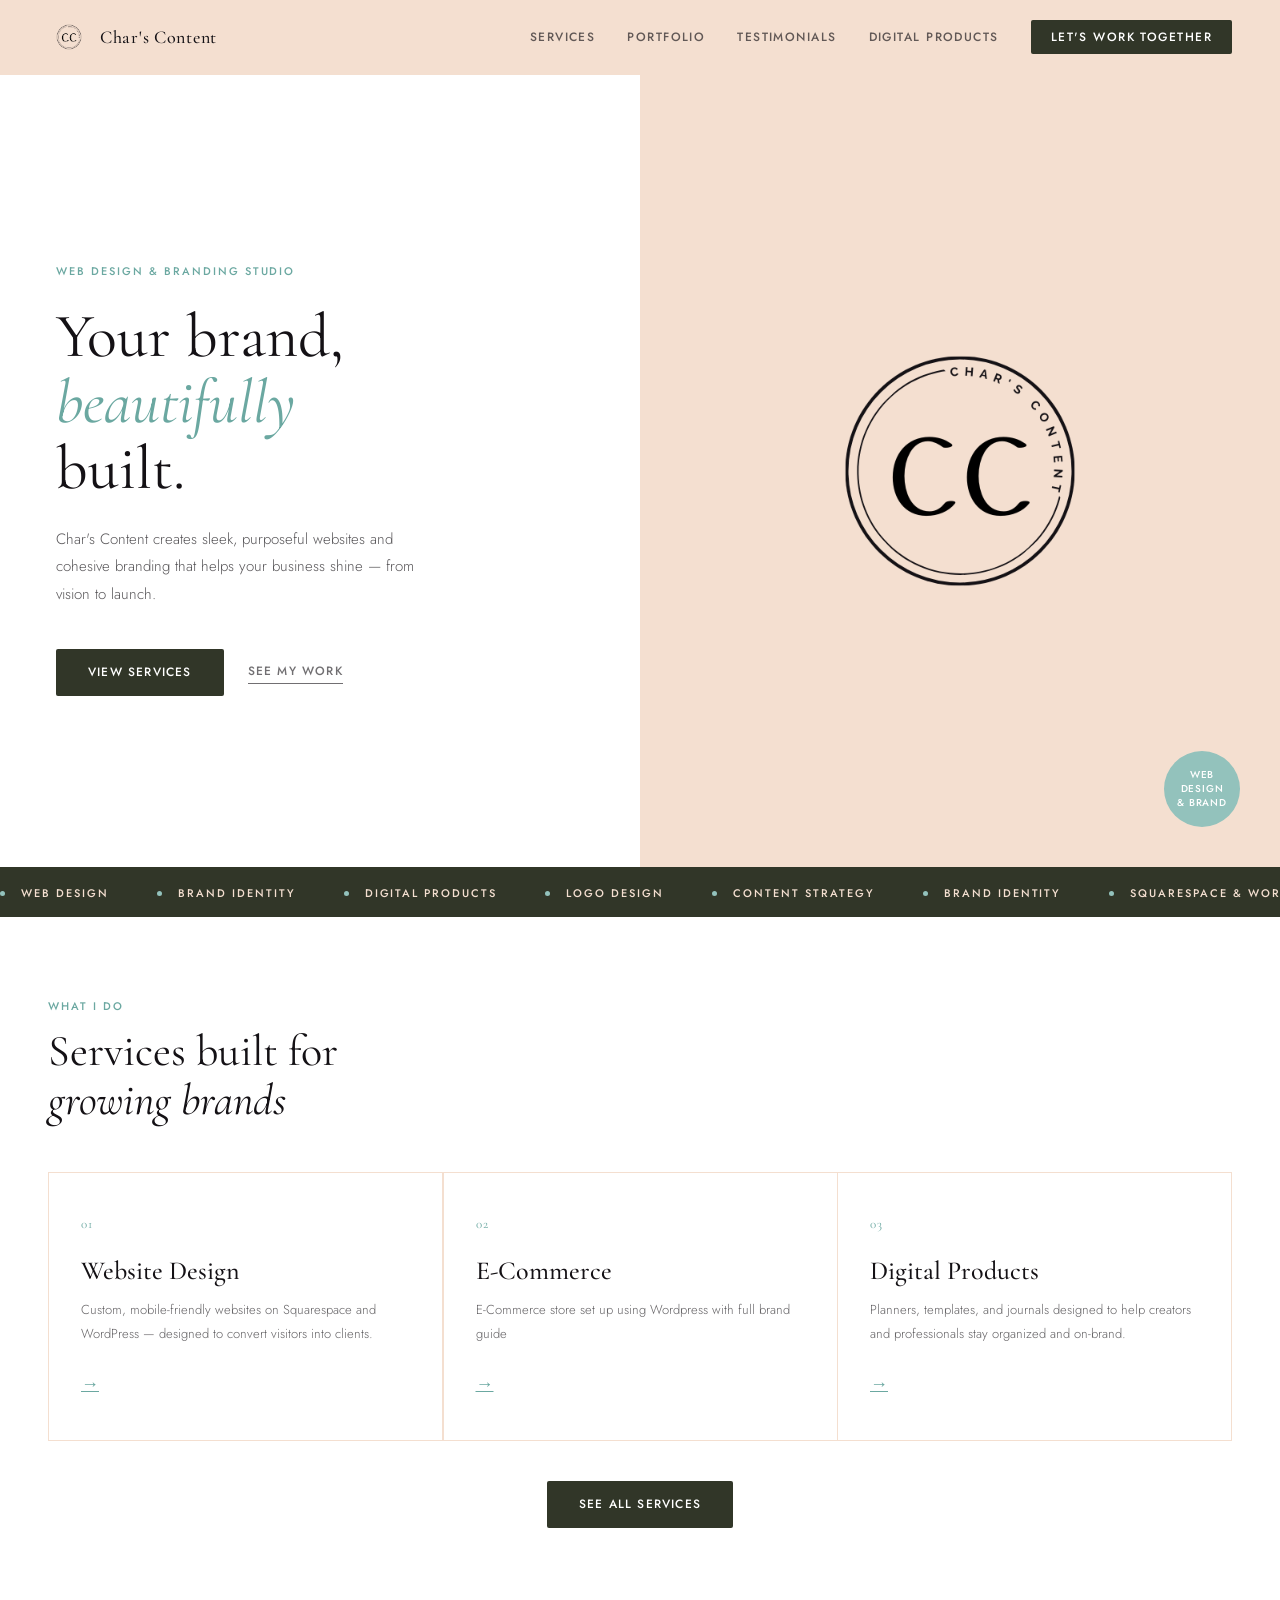
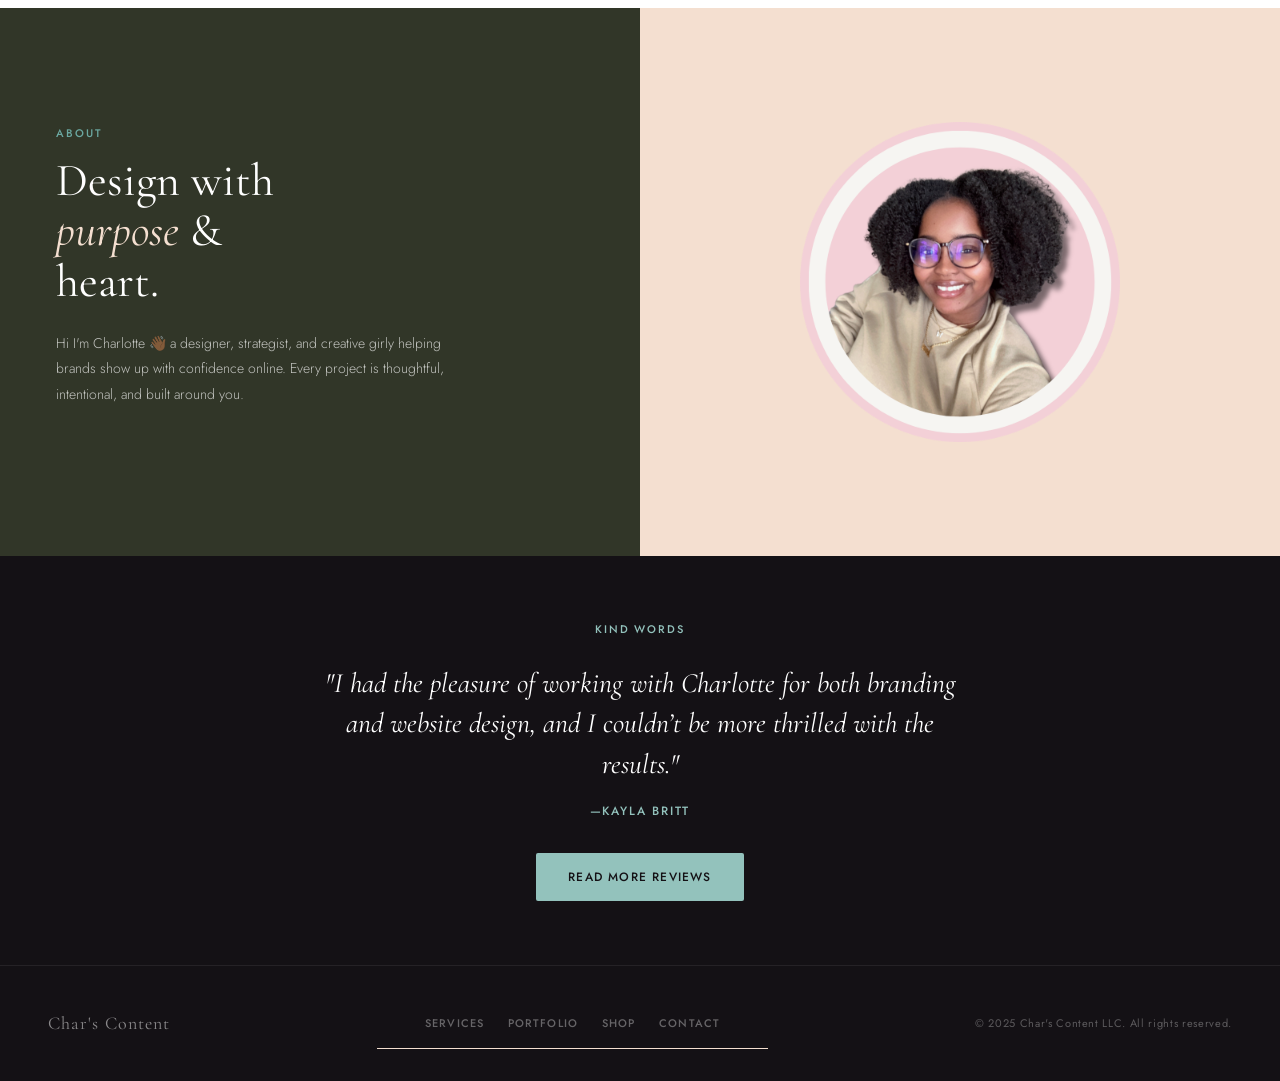
<file: index.html>
<!DOCTYPE html>
<html lang="en">
  <head>
    <meta charset="UTF-8" />
    <meta name="viewport" content="width=device-width, initial-scale=1.0" />
    <title>Char's Content | Web Design & Branding</title>
    <meta
      name="description"
      content="Char's Content designs sleek, user-friendly websites and cohesive branding to help brands shine online. From vision to launch, we create with purpose."
    />
    <link rel="stylesheet" href="styles.css" />
    <link rel="stylesheet" href="mobile.css" />
  </head>
  <body>
    <!-- NAV -->
    <nav>
      <a href="index.html" class="nav-logo">
        <div class="logo-circle">
          <img
            src="images/cc-black-logo-transparent.png"
            alt="Chars Content Logo"
          />
        </div>
        <span class="nav-brand">Char's Content</span>
      </a>
      <button
        class="menu-toggle"
        aria-label="Toggle navigation menu"
        aria-expanded="false"
      >
        <span class="menu-toggle-bar"></span>
        <span class="menu-toggle-bar"></span>
        <span class="menu-toggle-bar"></span>
      </button>
      <ul class="nav-links">
        <li><a href="services.html">Services</a></li>
        <li><a href="portfolio.html">Portfolio</a></li>
        <li><a href="testimonials.html">Testimonials</a></li>
        <li><a href="products.html">Digital Products</a></li>
        <li><a href="contact.html" class="nav-cta">Let's Work Together</a></li>
      </ul>
    </nav>
    <!-- HERO -->
    <section class="hero">
      <div class="hero-left">
        <p class="hero-eyebrow">Web Design &amp; Branding Studio</p>
        <h1 class="hero-headline">
          Your brand,<br /><em>beautifully</em><br />built.
        </h1>
        <p class="hero-sub">
          Char's Content creates sleek, purposeful websites and cohesive
          branding that helps your business shine — from vision to launch.
        </p>
        <div class="hero-actions">
          <a href="services.html" class="btn-primary">View Services</a>
          <a href="portfolio.html" class="btn-secondary">See My Work</a>
        </div>
      </div>
      <div class="hero-right">
        <div class="hero-img-box">
          <div class="hero-logo-large">
            <img
              src="images/cc-black-logo-transparent.png"
              alt="Chars Content Logo"
            />
          </div>
        </div>
        <div class="hero-badge">
          <span>Web<br />Design<br />&amp; Brand</span>
        </div>
      </div>
    </section>

    <!-- TICKER -->
    <div class="ticker">
      <div class="ticker-inner">
        <span class="ticker-item"
          ><span class="ticker-dot"></span>Web Design</span
        >
        <span class="ticker-item"
          ><span class="ticker-dot"></span>Brand Identity</span
        >
        <span class="ticker-item"
          ><span class="ticker-dot"></span>Digital Products</span
        >
        <span class="ticker-item"
          ><span class="ticker-dot"></span>Logo Design</span
        >
        <span class="ticker-item"
          ><span class="ticker-dot"></span>Content Strategy</span
        >
        <span class="ticker-item"
          ><span class="ticker-dot"></span>Brand Identity</span
        >
        <span class="ticker-item"
          ><span class="ticker-dot"></span>Squarespace &amp; Wordpress &
          More</span
        >
        <span class="ticker-item"
          ><span class="ticker-dot"></span>Digital Products</span
        >
        <span class="ticker-item"
          ><span class="ticker-dot"></span>Logo Design</span
        >
        <span class="ticker-item"
          ><span class="ticker-dot"></span>Content Strategy</span
        >
      </div>
    </div>

    <!-- SERVICES PREVIEW -->
    <section class="section" style="background: var(--white)">
      <p class="section-label">What I Do</p>
      <h2 class="section-title">
        Services built for<br /><em>growing brands</em>
      </h2>
      <div class="services-grid">
        <div class="service-card">
          <p class="service-num">01</p>
          <h3 class="service-name">Website Design</h3>
          <p class="service-desc">
            Custom, mobile-friendly websites on Squarespace and WordPress —
            designed to convert visitors into clients.
          </p>
          <div class="service-arrow">
            <a href="portfolio.html#website-design">→</a>
          </div>
        </div>
        <div class="service-card">
          <p class="service-num">02</p>
          <h3 class="service-name">E-Commerce</h3>
          <p class="service-desc">
            E-Commerce store set up using Wordpress with full brand guide
          </p>
          <div class="service-arrow">
            <a href="portfolio.html#e-commerce">→</a>
          </div>
        </div>
        <div class="service-card">
          <p class="service-num">03</p>
          <h3 class="service-name">Digital Products</h3>
          <p class="service-desc">
            Planners, templates, and journals designed to help creators and
            professionals stay organized and on-brand.
          </p>
          <div class="service-arrow"><a href="products.html">→</a></div>
        </div>
      </div>
      <div style="text-align: center; margin-top: 2.5rem">
        <a href="services.html" class="btn-primary">See All Services</a>
      </div>
    </section>

    <!-- ABOUT STRIP -->
    <section class="about-strip">
      <div class="about-left">
        <p class="section-label about-label">About</p>
        <h2 class="about-title">
          Design with<br /><em>purpose</em> &amp;<br />heart.
        </h2>
        <p class="about-body">
          Hi I'm Charlotte 👋🏾 a designer, strategist, and creative girly helping
          brands show up with confidence online. Every project is thoughtful,
          intentional, and built around you.
        </p>
        <!-- <div class="stat-row">
          <div class="stat">
            <div class="stat-num">10+</div>
            <div class="stat-label">Projects Completed</div>
          </div>
          <div class="stat">
            <div class="stat-num">100%</div>
            <div class="stat-label">Client Satisfaction</div>
          </div>
          <div class="stat">
            <div class="stat-num">5★</div>
            <div class="stat-label">Avg. Rating</div>
          </div>
        </div> -->
      </div>
      <div class="about-right">
        <div class="hero-img-box">
          <div class="hero-logo-large">
            <img src="images/CC-profile-pic.png" alt="Chars Content Logo" />
          </div>
        </div>
      </div>
    </section>

    <!-- PORTFOLIO PREVIEW -->
    <!-- <section class="section" style="background: var(--blush)">
      <div class="portfolio-header">
        <div>
          <p class="section-label">Portfolio</p>
          <h2 class="section-title" style="margin-bottom: 0">
            Recent <em>work</em>
          </h2>
        </div>
        <a href="portfolio.html" class="btn-secondary">View All Projects</a>
      </div>
      <div class="portfolio-grid">
        <div class="portfolio-card">
          <div class="portfolio-img portfolio-img-1">
            <span class="portfolio-label-overlay">Branding Project</span>
          </div>
          <div class="portfolio-info">
            <p class="portfolio-tag">Branding &amp; Logo</p>
            <p class="portfolio-title">Client Name</p>
          </div>
        </div>
        <div class="portfolio-card">
          <div class="portfolio-img portfolio-img-2">
            <span class="portfolio-label-overlay">Website Design</span>
          </div>
          <div class="portfolio-info">
            <p class="portfolio-tag">Web Design</p>
            <p class="portfolio-title">Client Name</p>
          </div>
        </div>
        <div class="portfolio-card">
          <div class="portfolio-img portfolio-img-3">
            <span class="portfolio-label-overlay">Digital Products</span>
          </div>
          <div class="portfolio-info">
            <p class="portfolio-tag">Digital Products</p>
            <p class="portfolio-title">Template Collection</p>
          </div>
        </div>
      </div>
    </section> -->

    <!-- TESTIMONIAL STRIP -->
    <section class="testi-strip">
      <p class="section-label">Kind Words</p>
      <blockquote class="testi-quote">
        "I had the pleasure of working with Charlotte for both branding and
        website design, and I couldn’t be more thrilled with the results."
      </blockquote>
      <p class="testi-author">—Kayla Britt</p>
      <div style="margin-top: 2rem">
        <a href="testimonials.html" class="btn-teal">Read More Reviews</a>
      </div>
    </section>

    <!-- FOOTER -->
    <footer>
      <a href="index.html" class="footer-brand">Char's Content</a>
      <nav class="footer-nav">
        <a href="services.html">Services</a>
        <a href="portfolio.html">Portfolio</a>
        <a href="products.html">Shop</a>
        <a href="contact.html">Contact</a>
      </nav>
      <span class="footer-copy"
        >© 2025 Char's Content LLC. All rights reserved.</span
      >
    </footer>
    <script src="mobile.js" defer></script>
  </body>
</html>
</file>
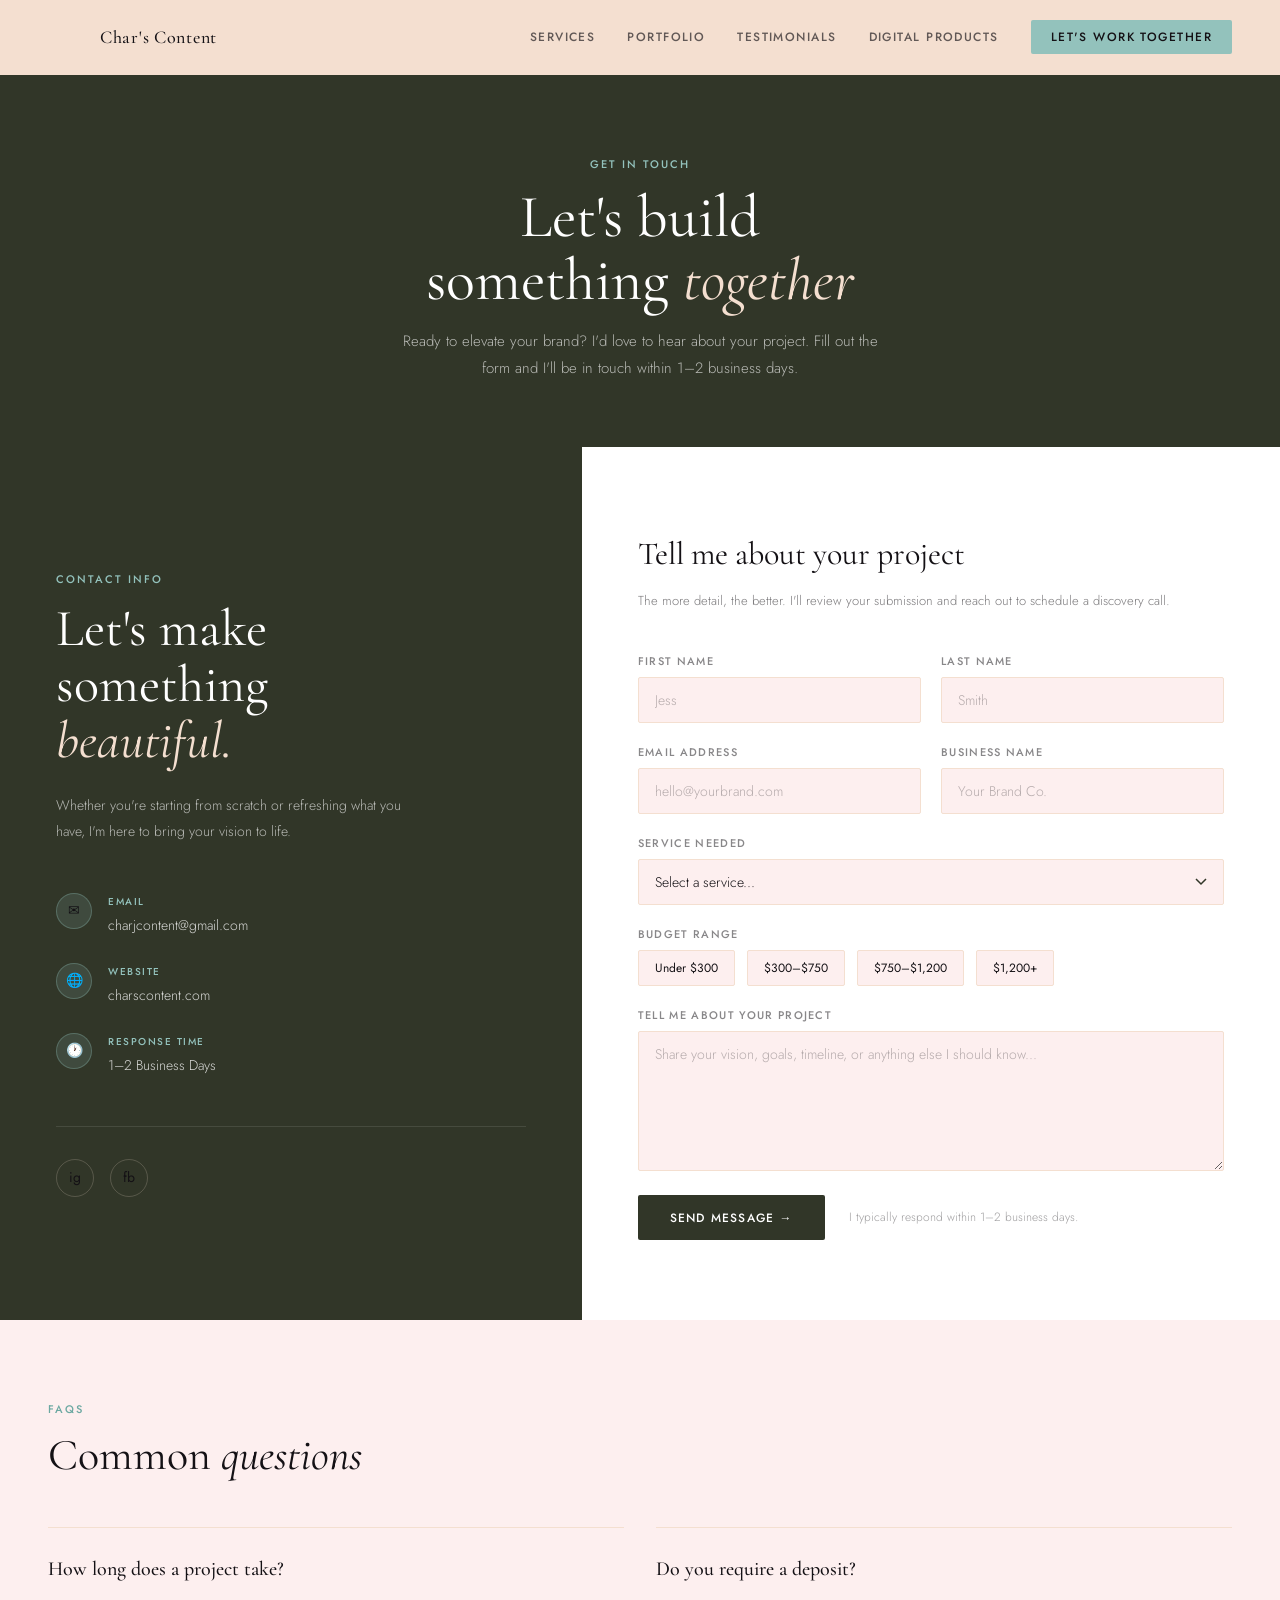
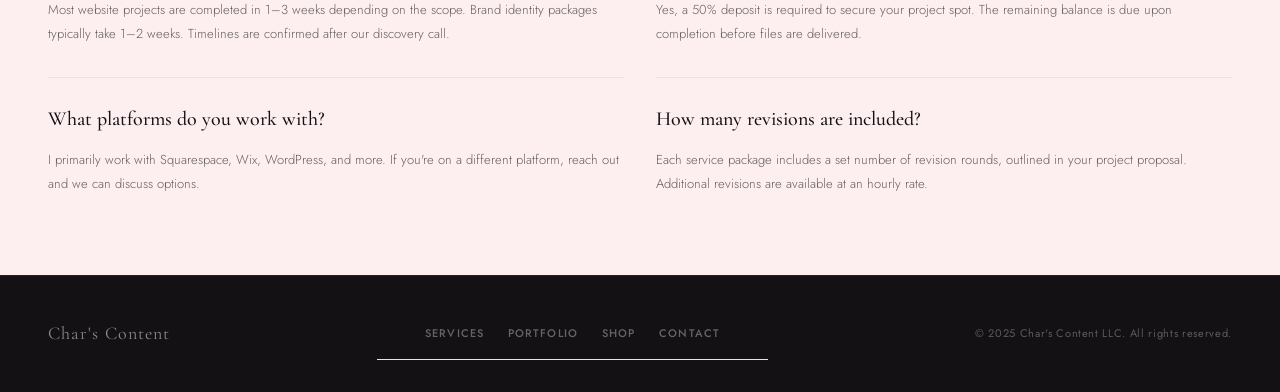
<file: contact.html>
<!DOCTYPE html>
<html lang="en">
  <head>
    <meta charset="UTF-8" />
    <meta name="viewport" content="width=device-width, initial-scale=1.0" />
    <title>Contact | Char's Content</title>
    <meta
      name="description"
      content="Get in touch with Char's Content to start your web design or branding project."
    />
    <link rel="stylesheet" href="styles.css" />
    <link rel="stylesheet" href="mobile.css" />
  </head>
  <body>
    <!-- NAV -->
    <nav>
      <a href="index.html" class="nav-logo">
        <div class="logo-circle"></div>
        <span class="nav-brand">Char's Content</span>
      </a>
      <button
        class="menu-toggle"
        aria-label="Toggle navigation menu"
        aria-expanded="false"
      >
        <span class="menu-toggle-bar"></span>
        <span class="menu-toggle-bar"></span>
        <span class="menu-toggle-bar"></span>
      </button>
      <ul class="nav-links">
        <li><a href="services.html">Services</a></li>
        <li><a href="portfolio.html">Portfolio</a></li>
        <li><a href="testimonials.html">Testimonials</a></li>
        <li><a href="products.html">Digital Products</a></li>
        <li>
          <a
            href="contact.html"
            class="nav-cta active"
            style="background: var(--teal); color: var(--ink) !important"
            >Let's Work Together</a
          >
        </li>
      </ul>
    </nav>

    <!-- PAGE HERO -->
    <section class="page-hero">
      <p class="section-label">Get In Touch</p>
      <h1 class="page-hero-title">
        Let's build<br />something <em>together</em>
      </h1>
      <p class="page-hero-sub">
        Ready to elevate your brand? I'd love to hear about your project. Fill
        out the form and I'll be in touch within 1–2 business days.
      </p>
    </section>

    <!-- CONTACT LAYOUT -->
    <div class="contact-layout">
      <!-- LEFT: Info -->
      <div class="contact-left">
        <p class="section-label contact-label">Contact Info</p>
        <h2 class="contact-title">
          Let's make<br />something<br /><em>beautiful.</em>
        </h2>
        <p class="contact-body">
          Whether you're starting from scratch or refreshing what you have, I'm
          here to bring your vision to life.
        </p>

        <div class="contact-info">
          <div class="contact-info-item">
            <div class="contact-info-icon">✉</div>
            <div>
              <p class="contact-info-label">Email</p>
              <a href="mailto:charjcontent@gmail.com" class="contact-info-value"
                >charjcontent@gmail.com</a
              >
            </div>
          </div>
          <div class="contact-info-item">
            <div class="contact-info-icon">🌐</div>
            <div>
              <p class="contact-info-label">Website</p>
              <a href="https://charscontent.com" class="contact-info-value"
                >charscontent.com</a
              >
            </div>
          </div>
          <div class="contact-info-item">
            <div class="contact-info-icon">🕐</div>
            <div>
              <p class="contact-info-label">Response Time</p>
              <span class="contact-info-value">1–2 Business Days</span>
            </div>
          </div>
        </div>

        <div class="contact-socials">
          <a href="https://www.instagram.com/charscontent_/" class="social-link"
            >ig</a
          >
          <a
            href="https://www.facebook.com/profile.php?id=61552998167108"
            class="social-link"
            >fb</a
          >
        </div>
      </div>

      <!-- RIGHT: Form -->
      <div class="contact-right">
        <h2 class="form-title">Tell me about your project</h2>
        <p class="form-subtitle">
          The more detail, the better. I'll review your submission and reach out
          to schedule a discovery call.
        </p>

        <form action="https://formspree.io/f/xykqpbbp" method="POST">
          <div class="form-grid">
            <div class="form-field">
              <label class="form-label">First Name</label>
              <input
                class="form-input"
                type="text"
                name="first_name"
                placeholder="Jess"
                required
              />
            </div>
            <div class="form-field">
              <label class="form-label">Last Name</label>
              <input
                class="form-input"
                type="text"
                name="last_name"
                placeholder="Smith"
                required
              />
            </div>
            <div class="form-field">
              <label class="form-label">Email Address</label>
              <input
                class="form-input"
                type="email"
                name="email"
                placeholder="hello@yourbrand.com"
                required
              />
            </div>
            <div class="form-field">
              <label class="form-label">Business Name</label>
              <input
                class="form-input"
                type="text"
                name="business_name"
                placeholder="Your Brand Co."
              />
            </div>
            <div class="form-field form-full">
              <label class="form-label">Service Needed</label>
              <select class="service-select" name="service">
                <option value="" disabled selected>Select a service...</option>
                <option>Website Design</option>
                <option>Brand Identity</option>
                <option>Website + Brand Bundle</option>
                <option>Website Refresh</option>
                <option>Digital Product Design</option>
                <option>Canva Templates</option>
                <option>Not Sure Yet</option>
              </select>
            </div>
            <div class="form-field form-full">
              <label class="form-label">Budget Range</label>
              <input type="hidden" name="budget" id="budget-value" />
              <div class="budget-options">
                <button
                  type="button"
                  class="budget-chip"
                  onclick="selectBudget(this)"
                >
                  Under $300
                </button>
                <button
                  type="button"
                  class="budget-chip"
                  onclick="selectBudget(this)"
                >
                  $300–$750
                </button>
                <button
                  type="button"
                  class="budget-chip"
                  onclick="selectBudget(this)"
                >
                  $750–$1,200
                </button>
                <button
                  type="button"
                  class="budget-chip"
                  onclick="selectBudget(this)"
                >
                  $1,200+
                </button>
              </div>
            </div>
            <div class="form-field form-full">
              <label class="form-label">Tell Me About Your Project</label>
              <textarea
                class="form-input"
                name="message"
                placeholder="Share your vision, goals, timeline, or anything else I should know..."
                style="min-height: 140px"
              ></textarea>
            </div>
          </div>
          <div class="form-submit-row" style="margin-top: 1.5rem">
            <button type="submit" class="btn-primary">Send Message →</button>
            <span class="form-note"
              >I typically respond within 1–2 business days.</span
            >
          </div>
        </form>
      </div>
    </div>

    <!-- FAQ -->
    <section class="faq-section">
      <p class="section-label">FAQs</p>
      <h2 class="section-title">Common <em>questions</em></h2>
      <div class="faq-grid">
        <div class="faq-item">
          <p class="faq-q">How long does a project take?</p>
          <p class="faq-a">
            Most website projects are completed in 1–3 weeks depending on the
            scope. Brand identity packages typically take 1–2 weeks. Timelines
            are confirmed after our discovery call.
          </p>
        </div>
        <div class="faq-item">
          <p class="faq-q">Do you require a deposit?</p>
          <p class="faq-a">
            Yes, a 50% deposit is required to secure your project spot. The
            remaining balance is due upon completion before files are delivered.
          </p>
        </div>
        <div class="faq-item">
          <p class="faq-q">What platforms do you work with?</p>
          <p class="faq-a">
            I primarily work with Squarespace, Wix, WordPress, and more. If
            you're on a different platform, reach out and we can discuss
            options.
          </p>
        </div>
        <div class="faq-item">
          <p class="faq-q">How many revisions are included?</p>
          <p class="faq-a">
            Each service package includes a set number of revision rounds,
            outlined in your project proposal. Additional revisions are
            available at an hourly rate.
          </p>
        </div>
      </div>
    </section>

    <!-- FOOTER -->
    <footer>
      <a href="index.html" class="footer-brand">Char's Content</a>
      <nav class="footer-nav">
        <a href="services.html">Services</a>
        <a href="portfolio.html">Portfolio</a>
        <a href="products.html">Shop</a>
        <a href="contact.html">Contact</a>
      </nav>
      <span class="footer-copy"
        >© 2025 Char's Content LLC. All rights reserved.</span
      >
    </footer>

    <script>
      function selectBudget(el, value) {
        document
          .querySelectorAll(".budget-chip")
          .forEach((c) => c.classList.remove("selected"));
        el.classList.add("selected");
        document.getElementById("budget-value").value = value;
      }

      const form = document.querySelector("form");
      form.addEventListener("submit", async function (e) {
        e.preventDefault();
        const btn = form.querySelector('button[type="submit"]');
        btn.textContent = "Sending...";
        btn.disabled = true;

        const response = await fetch(form.action, {
          method: "POST",
          body: new FormData(form),
          headers: { Accept: "application/json" },
        });

        if (response.ok) {
          btn.textContent = "Sent! ✓";
          btn.style.background = "var(--teal)";
          btn.style.color = "var(--ink)";
          form.reset();
          document
            .querySelectorAll(".budget-chip")
            .forEach((c) => c.classList.remove("selected"));
          document.getElementById("budget-value").value = "";
        } else {
          const data = await response.json();
          console.error("Formspree error:", data);
          btn.textContent = "Something went wrong — try again";
          btn.style.background = "#c0392b";
          btn.disabled = false;
        }
      });
    </script>
    <script src="mobile.js" defer></script>
  </body>
</html>
</file>
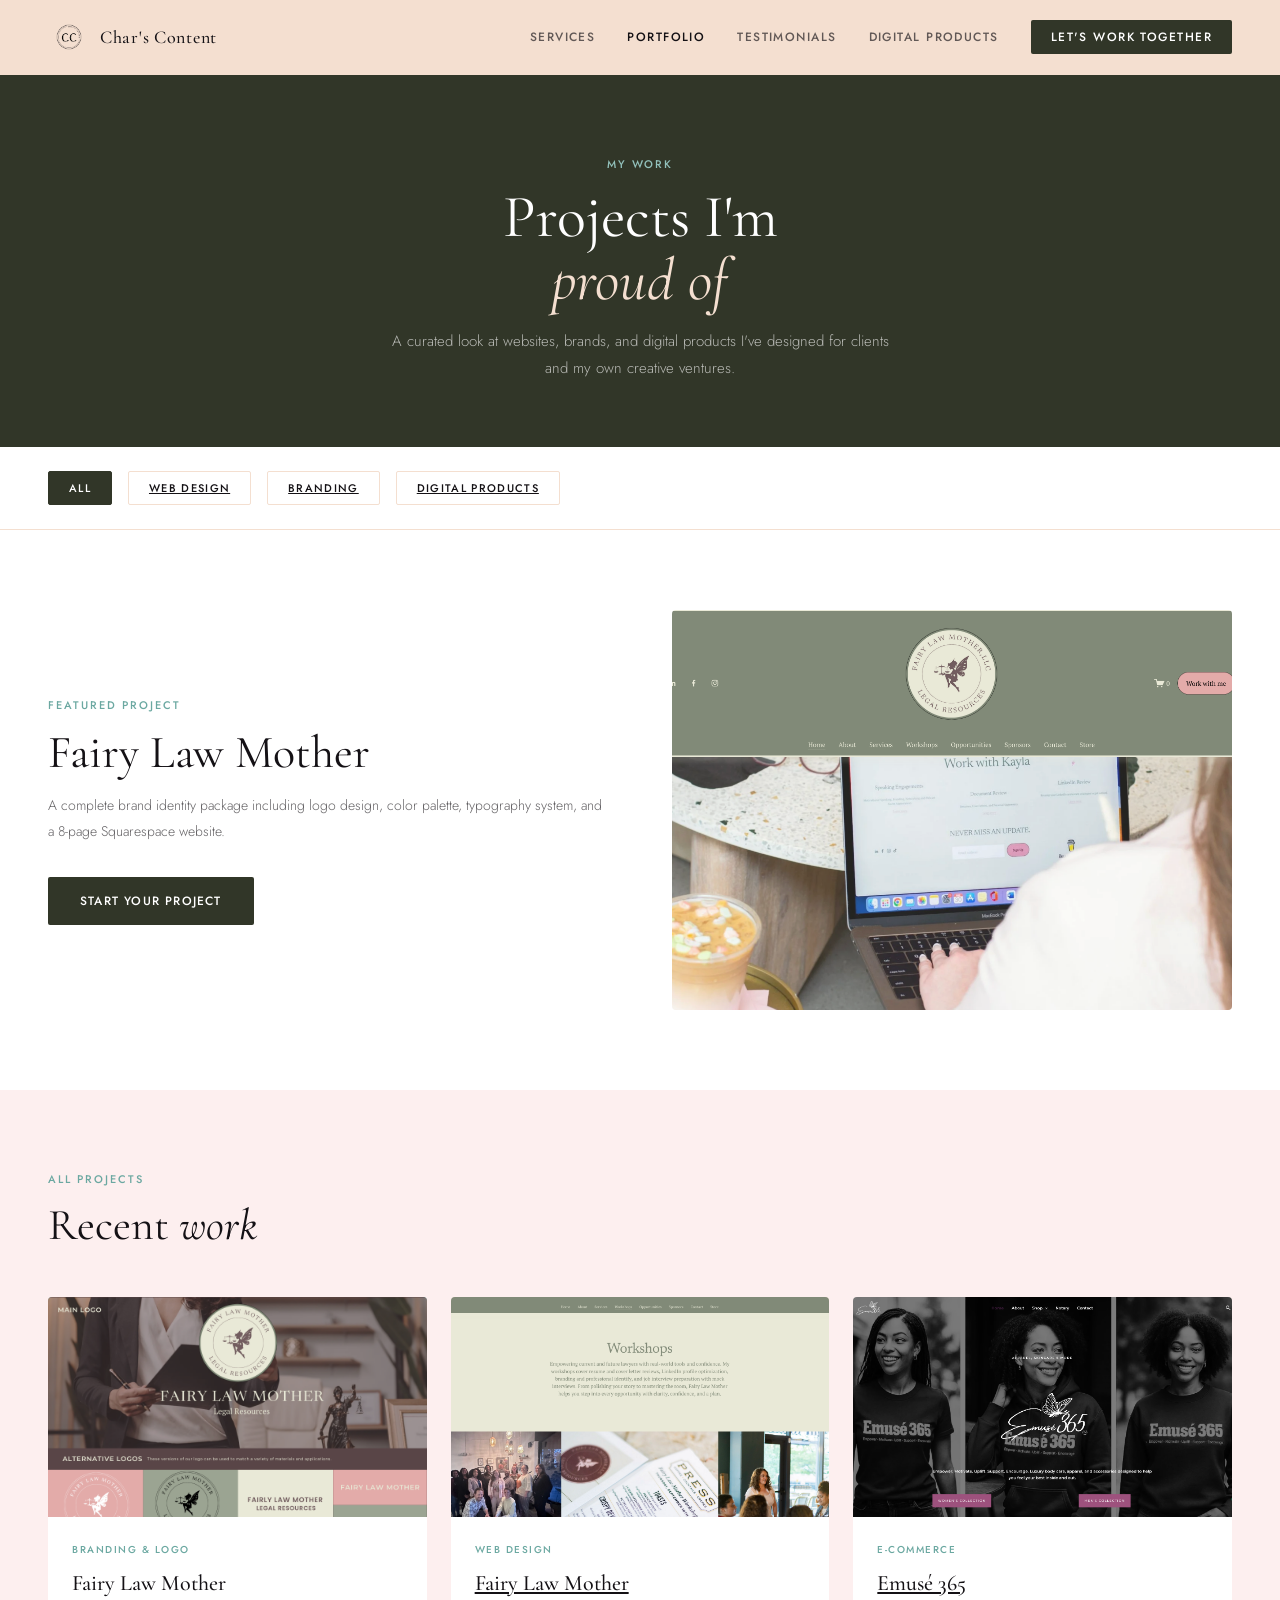
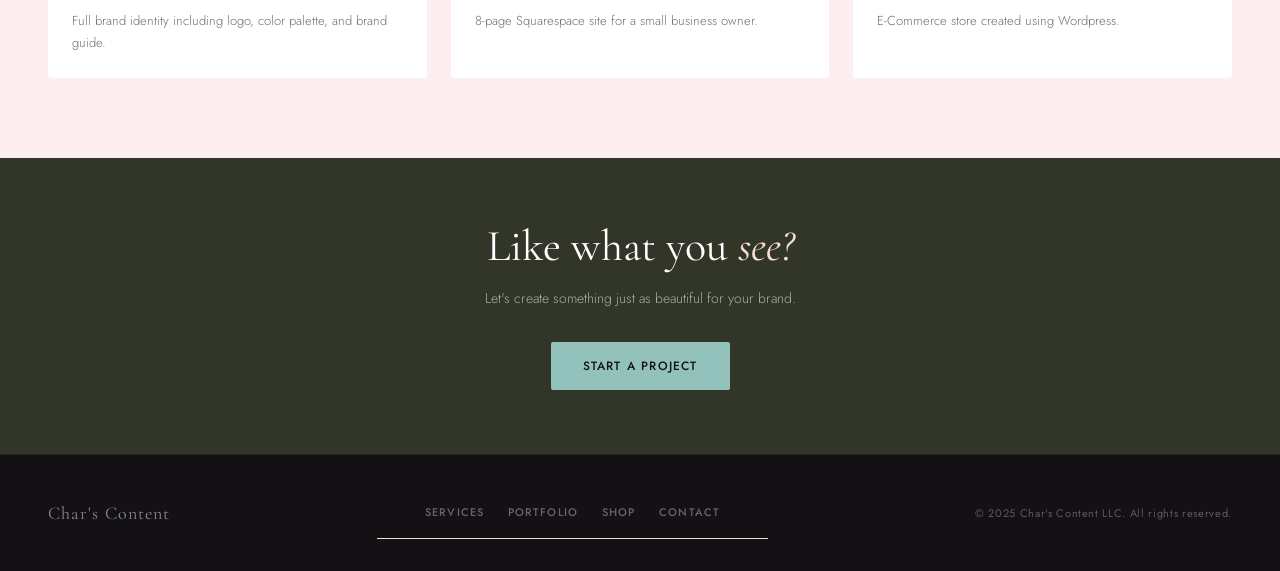
<file: portfolio.html>
<!DOCTYPE html>
<html lang="en">
  <head>
    <meta charset="UTF-8" />
    <meta name="viewport" content="width=device-width, initial-scale=1.0" />
    <title>Portfolio | Char's Content</title>
    <meta
      name="description"
      content="Browse Char's Content portfolio of web design, branding, and digital product projects."
    />
    <link rel="stylesheet" href="styles.css" />
    <link rel="stylesheet" href="mobile.css" />
  </head>
  <body>
    <!-- NAV -->
    <nav>
      <a href="index.html" class="nav-logo">
        <div class="logo-circle">
          <img
            src="images/cc-black-logo-transparent.png"
            alt="Chars Content Logo"
          />
        </div>
        <span class="nav-brand">Char's Content</span>
      </a>
      <button
        class="menu-toggle"
        aria-label="Toggle navigation menu"
        aria-expanded="false"
      >
        <span class="menu-toggle-bar"></span>
        <span class="menu-toggle-bar"></span>
        <span class="menu-toggle-bar"></span>
      </button>
      <ul class="nav-links">
        <li><a href="services.html">Services</a></li>
        <li><a href="portfolio.html" class="active">Portfolio</a></li>
        <li><a href="testimonials.html">Testimonials</a></li>
        <li><a href="products.html">Digital Products</a></li>
        <li><a href="contact.html" class="nav-cta">Let's Work Together</a></li>
      </ul>
    </nav>

    <!-- PAGE HERO -->
    <section class="page-hero">
      <p class="section-label">My Work</p>
      <h1 class="page-hero-title">Projects I'm<br /><em>proud of</em></h1>
      <p class="page-hero-sub">
        A curated look at websites, brands, and digital products I've designed
        for clients and my own creative ventures.
      </p>
    </section>

    <!-- FILTER BAR -->
    <div class="filter-bar">
      <button class="filter-btn active">All</button>
      <button class="filter-btn">
        <a href="#website-design">Web Design</a>
      </button>
      <button class="filter-btn">
        <a href="#branding">Branding</a>
      </button>
      <button class="filter-btn">
        <a href="products.html">Digital Products</a>
      </button>
    </div>

    <!-- FEATURED PROJECT -->
    <div class="featured-project">
      <div>
        <p class="featured-label">Featured Project</p>
        <h2 class="featured-title">Fairy Law Mother</h2>
        <p class="featured-desc">
          A complete brand identity package including logo design, color
          palette, typography system, and a 8-page Squarespace website.
        </p>
        <a href="contact.html" class="btn-primary">Start Your Project</a>
      </div>
      <div class="featured-img">
        <img src="images/FLM.png" alt="" />
      </div>
    </div>

    <!-- PORTFOLIO GRID -->
    <section class="section portfolio-section">
      <p class="section-label">All Projects</p>
      <h2 class="section-title">Recent <em>work</em></h2>
      <div class="portfolio-full-grid">
        <div class="port-card">
          <div class="port-img port-img-teal">
            <img src="images/Brand-Board-FLM.png" alt="" />
            <!-- <span class="port-img-label">Branding</span> -->
          </div>
          <div class="port-info" id="branding">
            <p class="port-tag">Branding &amp; Logo</p>
            <p class="port-title">Fairy Law Mother</p>
            <p class="port-desc">
              Full brand identity including logo, color palette, and brand
              guide.
            </p>
          </div>
        </div>
        <div class="port-card" id="website-design">
          <div class="port-img port-img-peach">
            <img src="images/FLM Workshops.png" alt="FLM Workshop Snapshot" />
            <!-- <span class="port-img-label">Web Design</span> -->
          </div>
          <div class="port-info">
            <p class="port-tag">Web Design</p>
            <p class="port-title">
              <a
                href="https://www.fairy-law-mother.com/"
                target="_blank"
                rel="noopener noreferrer"
                >Fairy Law Mother</a
              >
            </p>
            <p class="port-desc">
              8-page Squarespace site for a small business owner.
            </p>
          </div>
        </div>
        <div class="port-card">
          <div class="port-img port-img-blush">
            <img src="images/ECommerce-365-2.png" alt="" />
            <!-- <span class="port-img-label">E-Commerce Store</span> -->
          </div>
          <div class="port-info" id="e-commerce">
            <p class="port-tag">E-Commerce</p>
            <p class="port-title">
              <a
                href="http://emuse365.com"
                target="_blank"
                rel="noopener noreferrer"
                >Emusé 365</a
              >
            </p>
            <p class="port-desc">E-Commerce store created using Wordpress.</p>
          </div>
        </div>
      </div>
    </section>

    <!-- CTA -->
    <section class="cta-strip">
      <h2 class="cta-title">Like what you <em>see?</em></h2>
      <p class="cta-sub">
        Let's create something just as beautiful for your brand.
      </p>
      <a href="contact.html" class="btn-teal">Start a Project</a>
    </section>

    <!-- FOOTER -->
    <footer>
      <a href="index.html" class="footer-brand">Char's Content</a>
      <nav class="footer-nav">
        <a href="services.html">Services</a>
        <a href="portfolio.html">Portfolio</a>
        <a href="products.html">Shop</a>
        <a href="contact.html">Contact</a>
      </nav>
      <span class="footer-copy"
        >© 2025 Char's Content LLC. All rights reserved.</span
      >
    </footer>

    <script>
      // Filter button interaction
      document.querySelectorAll(".filter-btn").forEach((btn) => {
        btn.addEventListener("click", () => {
          document
            .querySelectorAll(".filter-btn")
            .forEach((b) => b.classList.remove("active"));
          btn.classList.add("active");
        });
      });
    </script>
    <script src="mobile.js" defer></script>
  </body>
</html>
</file>
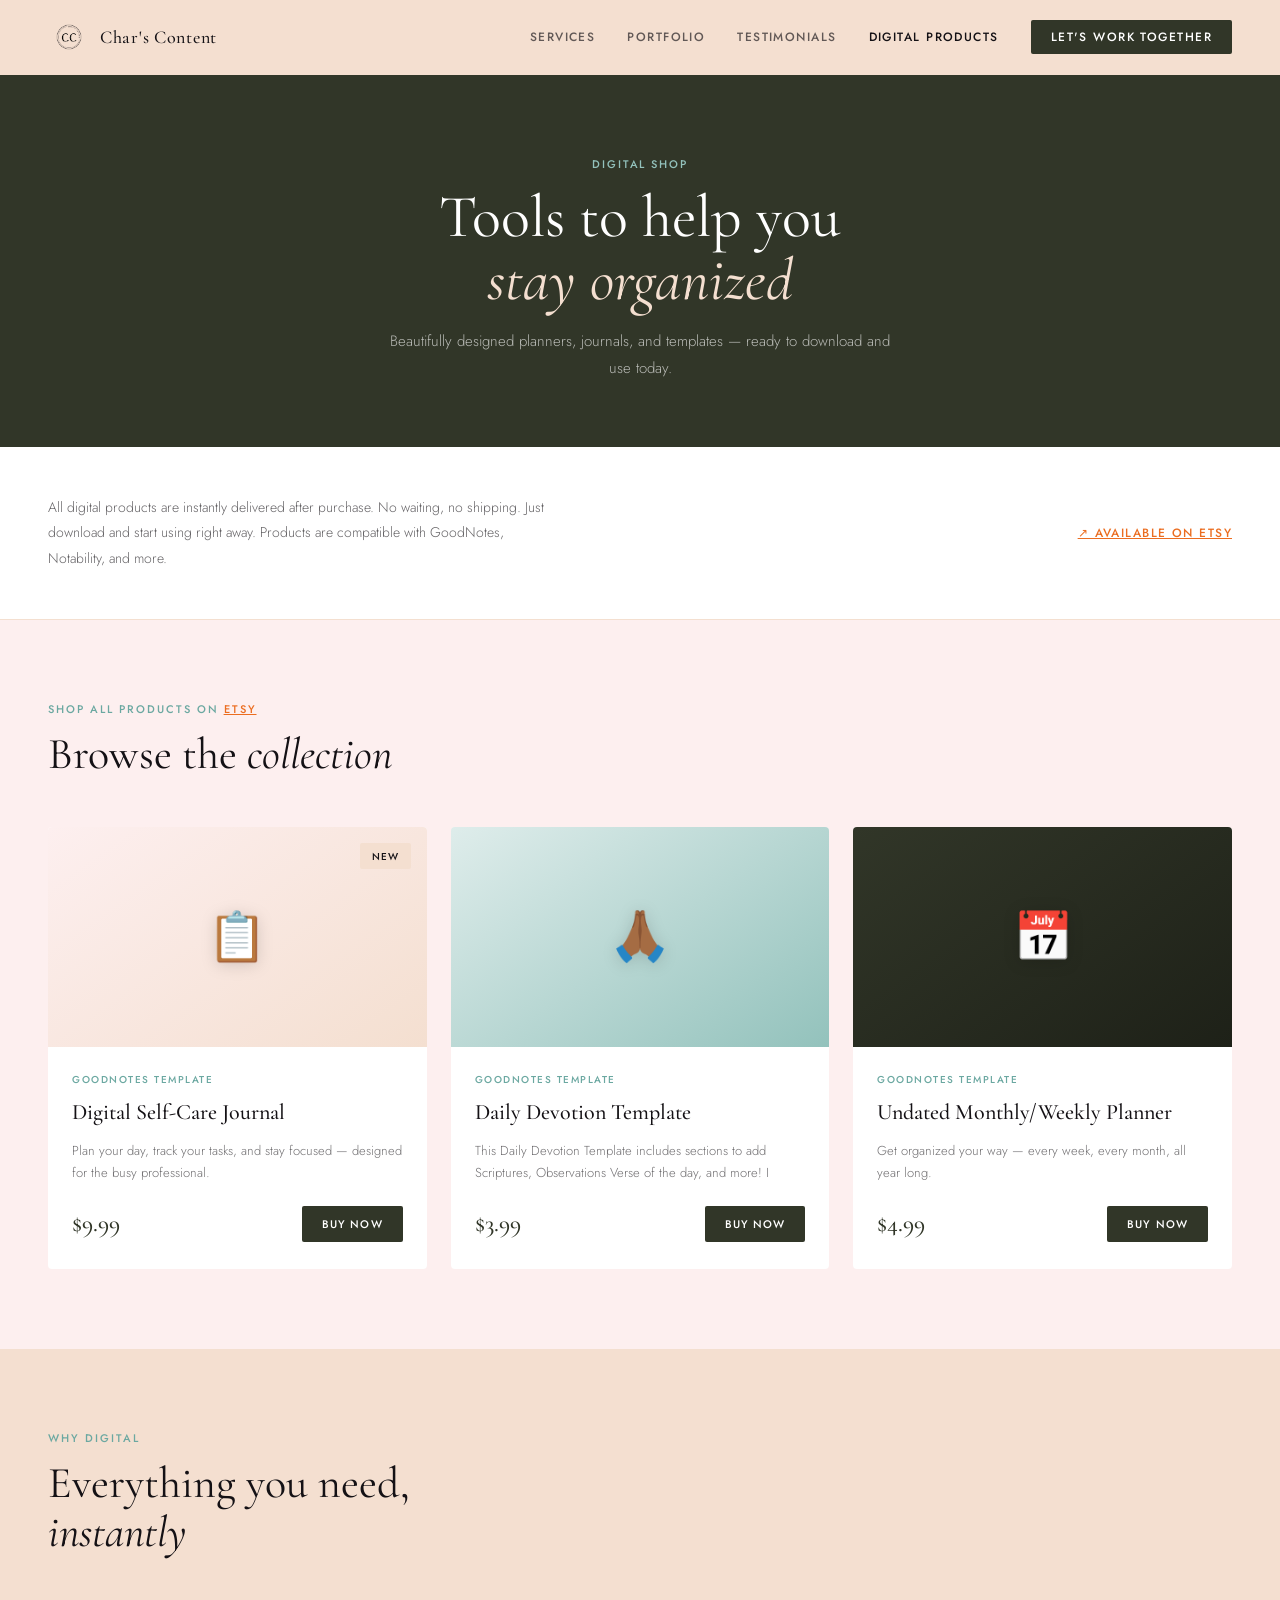
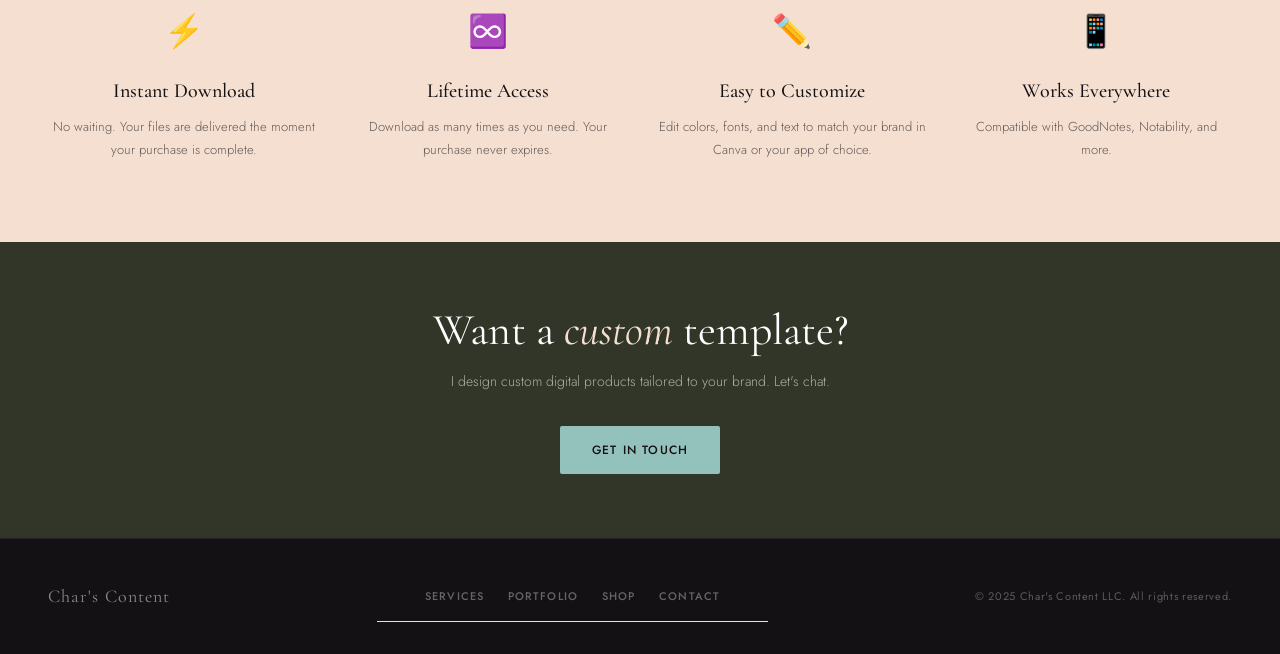
<file: products.html>
<!DOCTYPE html>
<html lang="en">
  <head>
    <meta charset="UTF-8" />
    <meta name="viewport" content="width=device-width, initial-scale=1.0" />
    <title>Digital Products | Char's Content</title>
    <meta
      name="description"
      content="Shop Char's Content digital planners, journals, and templates designed for creatives and entrepreneurs."
    />
    <link rel="stylesheet" href="styles.css" />
    <link rel="stylesheet" href="mobile.css" />
  </head>
  <body>
    <!-- NAV -->
    <nav>
      <a href="index.html" class="nav-logo">
        <div class="logo-circle">
          <img
            src="images/cc-black-logo-transparent.png"
            alt="Chars Content Logo"
          />
        </div>
        <span class="nav-brand">Char's Content</span>
      </a>
      <button
        class="menu-toggle"
        aria-label="Toggle navigation menu"
        aria-expanded="false"
      >
        <span class="menu-toggle-bar"></span>
        <span class="menu-toggle-bar"></span>
        <span class="menu-toggle-bar"></span>
      </button>
      <ul class="nav-links">
        <li><a href="services.html">Services</a></li>
        <li><a href="portfolio.html">Portfolio</a></li>
        <li><a href="testimonials.html">Testimonials</a></li>
        <li><a href="products.html" class="active">Digital Products</a></li>
        <li><a href="contact.html" class="nav-cta">Let's Work Together</a></li>
      </ul>
    </nav>

    <!-- PAGE HERO -->
    <section class="page-hero">
      <p class="section-label">Digital Shop</p>
      <h1 class="page-hero-title">
        Tools to help you<br /><em>stay organized</em>
      </h1>
      <p class="page-hero-sub">
        Beautifully designed planners, journals, and templates — ready to
        download and use today.
      </p>
    </section>

    <!-- SHOP INTRO -->
    <div class="shop-intro">
      <p class="shop-intro-text">
        All digital products are instantly delivered after purchase. No waiting,
        no shipping. Just download and start using right away. Products are
        compatible with GoodNotes, Notability, and more.
      </p>
      <span class="shop-platform"
        ><a
          style="color: #eb6d20"
          href="https://charscontent.etsy.com"
          target="_blank"
          rel="noopener noreferrer"
          >↗ Available on Etsy</a
        ></span
      >
    </div>

    <!-- PRODUCTS -->
    <section class="section products-section">
      <p class="section-label">
        Shop All products on
        <a
          style="color: #eb6d20"
          href="https://charscontent.etsy.com"
          target="_blank"
          rel="noopener noreferrer"
          >Etsy</a
        >
      </p>
      <h2 class="section-title">Browse the <em>collection</em></h2>
      <div class="products-grid">
        <div class="product-card">
          <div class="product-img product-img-blush">
            <span class="product-emoji">📋</span>
            <span class="product-badge new">New</span>
          </div>
          <div class="product-info">
            <p class="product-type">GoodNotes Template</p>
            <p class="product-name">Digital Self-Care Journal</p>
            <p class="product-desc">
              Plan your day, track your tasks, and stay focused — designed for
              the busy professional.
            </p>
            <div class="product-footer">
              <span class="product-price">$9.99</span>
              <a
                href="https://www.etsy.com/listing/1477544201/digital-self-care-journal-hyperlinked?ref=shop_home_feat_1&dd=1&logging_key=1c4fa37e9cabde5a819e4e1c86439fbf6e1bbf5b%3A1477544201"
                class="btn-shop"
                >Buy Now</a
              >
            </div>
          </div>
        </div>

        <div class="product-card">
          <div class="product-img product-img-teal">
            <span class="product-emoji">🙏🏾</span>
          </div>
          <div class="product-info">
            <p class="product-type">GoodNotes Template</p>
            <p class="product-name">Daily Devotion Template</p>
            <p class="product-desc">
              This Daily Devotion Template includes sections to add Scriptures,
              Observations Verse of the day, and more! I
            </p>
            <div class="product-footer">
              <span class="product-price">$3.99</span>
              <a
                href="https://www.etsy.com/listing/1593992062/digital-daily-devotion-template-easy?ref=shop_home_active_3&dd=1&logging_key=eedb52d9571018ec05b20e574563d5542944e857%3A1593992062"
                class="btn-shop"
                >Buy Now</a
              >
            </div>
          </div>
        </div>

        <div class="product-card">
          <div class="product-img product-img-forest">
            <span class="product-emoji">📅</span>
          </div>
          <div class="product-info">
            <p class="product-type">GoodNotes Template</p>
            <p class="product-name">Undated Monthly/Weekly Planner</p>
            <p class="product-desc">
              Get organized your way — every week, every month, all year long.
            </p>
            <div class="product-footer">
              <span class="product-price">$4.99</span>
              <a
                href="https://www.etsy.com/listing/4401246064/undated-monthly-weekly-planner?ref=shop_home_active_2&dd=1&logging_key=3de57dff14a80d28404567a35bf757d42bbd62be%3A4401246064"
                class="btn-shop"
                >Buy Now</a
              >
            </div>
          </div>
        </div>
      </div>
    </section>

    <!-- WHY DIGITAL PRODUCTS -->
    <section class="why-strip">
      <p class="section-label">Why Digital</p>
      <h2 class="section-title">
        Everything you need,<br /><em>instantly</em>
      </h2>
      <div class="why-grid">
        <div class="why-card">
          <div class="why-icon">⚡</div>
          <p class="why-title">Instant Download</p>
          <p class="why-desc">
            No waiting. Your files are delivered the moment your purchase is
            complete.
          </p>
        </div>
        <div class="why-card">
          <div class="why-icon">♾️</div>
          <p class="why-title">Lifetime Access</p>
          <p class="why-desc">
            Download as many times as you need. Your purchase never expires.
          </p>
        </div>
        <div class="why-card">
          <div class="why-icon">✏️</div>
          <p class="why-title">Easy to Customize</p>
          <p class="why-desc">
            Edit colors, fonts, and text to match your brand in Canva or your
            app of choice.
          </p>
        </div>
        <div class="why-card">
          <div class="why-icon">📱</div>
          <p class="why-title">Works Everywhere</p>
          <p class="why-desc">
            Compatible with GoodNotes, Notability, and more.
          </p>
        </div>
      </div>
    </section>

    <!-- CTA -->
    <section class="cta-strip">
      <h2 class="cta-title">Want a <em>custom</em> template?</h2>
      <p class="cta-sub">
        I design custom digital products tailored to your brand. Let's chat.
      </p>
      <a href="contact.html" class="btn-teal">Get in Touch</a>
    </section>

    <!-- FOOTER -->
    <footer>
      <a href="index.html" class="footer-brand">Char's Content</a>
      <nav class="footer-nav">
        <a href="services.html">Services</a>
        <a href="portfolio.html">Portfolio</a>
        <a href="products.html">Shop</a>
        <a href="contact.html">Contact</a>
      </nav>
      <span class="footer-copy"
        >© 2025 Char's Content LLC. All rights reserved.</span
      >
    </footer>
    <script src="mobile.js" defer></script>
  </body>
</html>
</file>
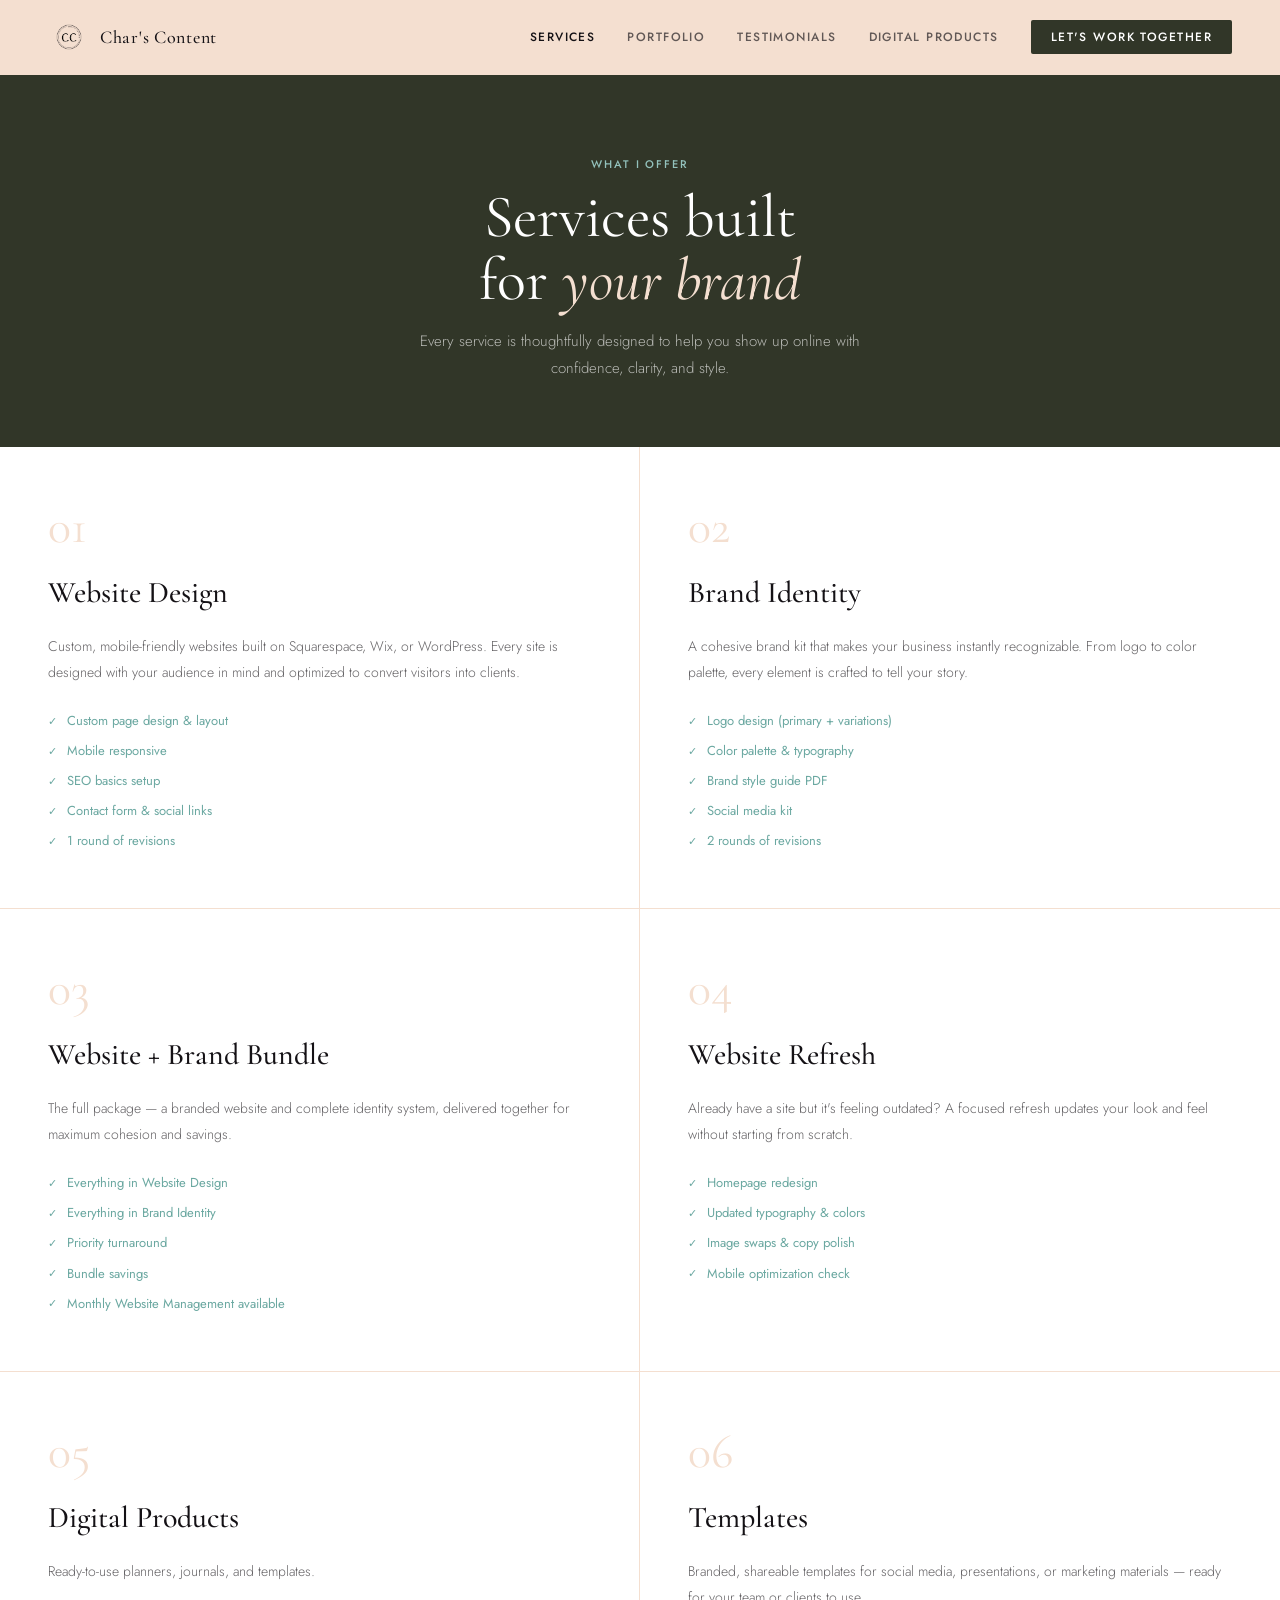
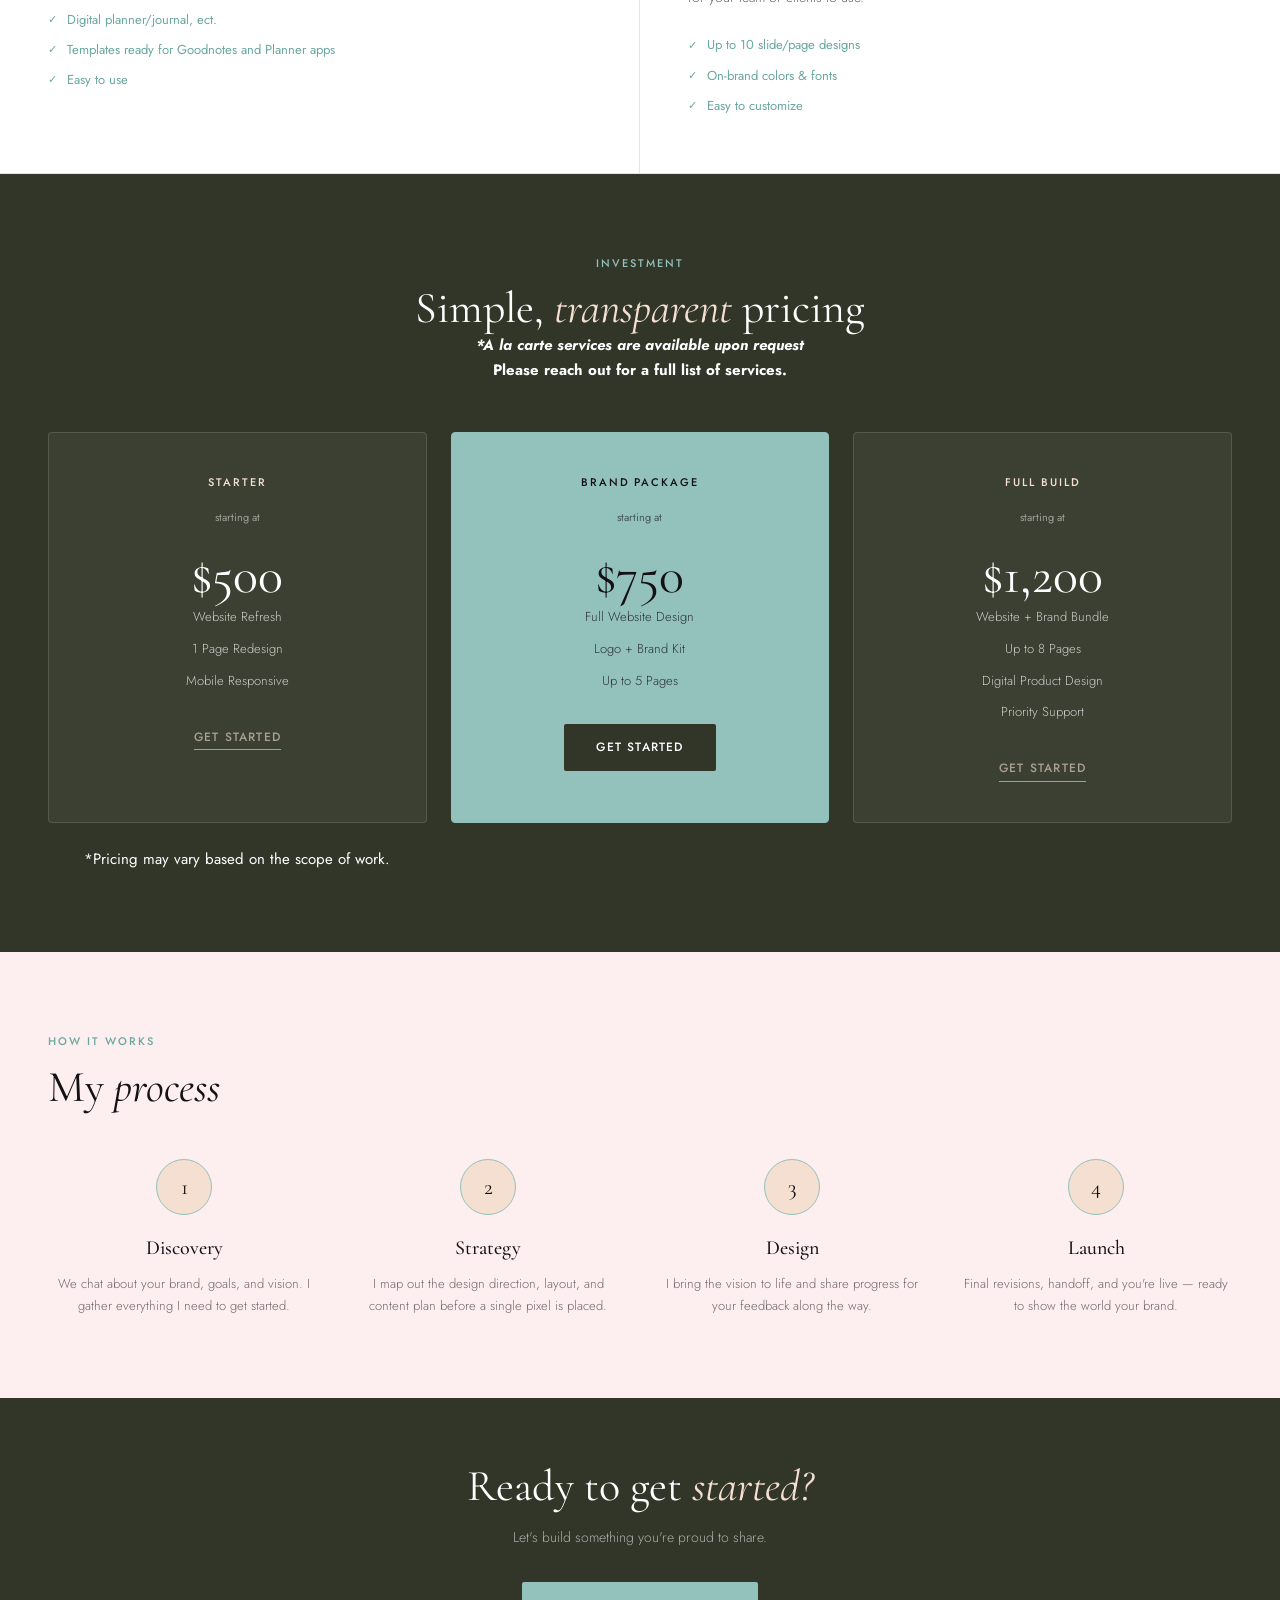
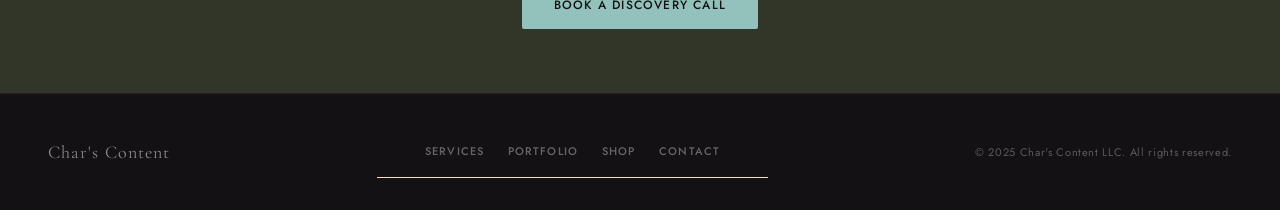
<file: services.html>
<!DOCTYPE html>
<html lang="en">
  <head>
    <meta charset="UTF-8" />
    <meta name="viewport" content="width=device-width, initial-scale=1.0" />
    <title>Services | Char's Content</title>
    <meta
      name="description"
      content="Web design, brand identity, and digital product services from Char's Content. Built for growing brands."
    />
    <link rel="stylesheet" href="styles.css" />
    <link rel="stylesheet" href="mobile.css" />
  </head>
  <body>
    <!-- NAV -->
    <nav>
      <a href="index.html" class="nav-logo">
        <div class="logo-circle">
          <img
            src="images/cc-black-logo-transparent.png"
            alt="Chars Content Logo"
          />
        </div>
        <span class="nav-brand">Char's Content</span>
      </a>
      <button
        class="menu-toggle"
        aria-label="Toggle navigation menu"
        aria-expanded="false"
      >
        <span class="menu-toggle-bar"></span>
        <span class="menu-toggle-bar"></span>
        <span class="menu-toggle-bar"></span>
      </button>
      <ul class="nav-links">
        <li><a href="services.html" class="active">Services</a></li>
        <li><a href="portfolio.html">Portfolio</a></li>
        <li><a href="testimonials.html">Testimonials</a></li>
        <li><a href="products.html">Digital Products</a></li>
        <li><a href="contact.html" class="nav-cta">Let's Work Together</a></li>
      </ul>
    </nav>

    <!-- PAGE HERO -->
    <section class="page-hero">
      <p class="section-label">What I Offer</p>
      <h1 class="page-hero-title">
        Services built<br />for <em>your brand</em>
      </h1>
      <p class="page-hero-sub">
        Every service is thoughtfully designed to help you show up online with
        confidence, clarity, and style.
      </p>
    </section>

    <!-- SERVICES GRID -->
    <div class="services-full">
      <div class="service-block">
        <div class="service-block-num">01</div>
        <h2 class="service-block-name">Website Design</h2>
        <p class="service-block-desc">
          Custom, mobile-friendly websites built on Squarespace, Wix, or
          WordPress. Every site is designed with your audience in mind and
          optimized to convert visitors into clients.
        </p>
        <ul class="service-includes">
          <li>Custom page design & layout</li>
          <li>Mobile responsive</li>
          <li>SEO basics setup</li>
          <li>Contact form & social links</li>
          <li>1 round of revisions</li>
        </ul>
      </div>
      <div class="service-block">
        <div class="service-block-num">02</div>
        <h2 class="service-block-name">Brand Identity</h2>
        <p class="service-block-desc">
          A cohesive brand kit that makes your business instantly recognizable.
          From logo to color palette, every element is crafted to tell your
          story.
        </p>
        <ul class="service-includes">
          <li>Logo design (primary + variations)</li>
          <li>Color palette & typography</li>
          <li>Brand style guide PDF</li>
          <li>Social media kit</li>
          <li>2 rounds of revisions</li>
        </ul>
      </div>
      <div class="service-block">
        <div class="service-block-num">03</div>
        <h2 class="service-block-name">Website + Brand Bundle</h2>
        <p class="service-block-desc">
          The full package — a branded website and complete identity system,
          delivered together for maximum cohesion and savings.
        </p>
        <ul class="service-includes">
          <li>Everything in Website Design</li>
          <li>Everything in Brand Identity</li>
          <li>Priority turnaround</li>
          <li>Bundle savings</li>
          <li>Monthly Website Management available</li>
        </ul>
      </div>
      <div class="service-block">
        <div class="service-block-num">04</div>
        <h2 class="service-block-name">Website Refresh</h2>
        <p class="service-block-desc">
          Already have a site but it's feeling outdated? A focused refresh
          updates your look and feel without starting from scratch.
        </p>
        <ul class="service-includes">
          <li>Homepage redesign</li>
          <li>Updated typography & colors</li>
          <li>Image swaps & copy polish</li>
          <li>Mobile optimization check</li>
        </ul>
      </div>
      <div class="service-block">
        <div class="service-block-num">05</div>
        <h2 class="service-block-name">Digital Products</h2>
        <p class="service-block-desc">
          Ready-to-use planners, journals, and templates.
        </p>
        <ul class="service-includes">
          <li>Digital planner/journal, ect.</li>
          <li>Templates ready for Goodnotes and Planner apps</li>
          <li>Easy to use</li>
        </ul>
      </div>
      <div class="service-block">
        <div class="service-block-num">06</div>
        <h2 class="service-block-name">Templates</h2>
        <p class="service-block-desc">
          Branded, shareable templates for social media, presentations, or
          marketing materials — ready for your team or clients to use.
        </p>
        <ul class="service-includes">
          <li>Up to 10 slide/page designs</li>
          <li>On-brand colors & fonts</li>
          <li>Easy to customize</li>
        </ul>
      </div>
    </div>

    <!-- PRICING -->
    <section class="pricing-strip">
      <p class="section-label" style="color: var(--teal)">Investment</p>
      <h2 class="section-title" style="color: var(--white); margin-bottom: 0">
        Simple, <em style="color: var(--peach)">transparent</em> pricing <br />
      </h2>
      <h4 style="color: var(--white)">
        <em>*A la carte services are available upon request</em> <br />
        Please reach out for a full list of services.
      </h4>
      <div class="pricing-grid">
        <div class="pricing-card">
          <p class="pricing-tier">Starter</p>
          <p class="pricing-from">starting at</p>
          <p class="pricing-price">$500</p>
          <ul class="pricing-features">
            <li>Website Refresh</li>
            <li>1 Page Redesign</li>
            <li>Mobile Responsive</li>
          </ul>
          <a
            href="contact.html"
            class="btn-secondary"
            style="color: var(--peach); border-color: var(--peach)"
            >Get Started</a
          >
        </div>
        <div class="pricing-card featured">
          <p class="pricing-tier">Brand Package</p>
          <p class="pricing-from">starting at</p>
          <p class="pricing-price">$750</p>
          <ul class="pricing-features">
            <li>Full Website Design</li>
            <li>Logo + Brand Kit</li>
            <li>Up to 5 Pages</li>
          </ul>
          <a href="contact.html" class="btn-primary">Get Started</a>
        </div>
        <div class="pricing-card">
          <p class="pricing-tier">Full Build</p>
          <p class="pricing-from">starting at</p>
          <p class="pricing-price">$1,200</p>
          <ul class="pricing-features">
            <li>Website + Brand Bundle</li>
            <li>Up to 8 Pages</li>
            <li>Digital Product Design</li>
            <li>Priority Support</li>
          </ul>
          <a
            href="contact.html"
            class="btn-secondary"
            style="color: var(--peach); border-color: var(--peach)"
            >Get Started</a
          >
        </div>
        <p style="color: var(--white)">
          *Pricing may vary based on the scope of work.
        </p>
      </div>
    </section>

    <!-- PROCESS -->
    <section class="section process-section">
      <p class="section-label">How It Works</p>
      <h2 class="section-title">My <em>process</em></h2>
      <div class="process-steps">
        <div class="process-step">
          <div class="step-num">1</div>
          <p class="step-name">Discovery</p>
          <p class="step-desc">
            We chat about your brand, goals, and vision. I gather everything I
            need to get started.
          </p>
        </div>
        <div class="process-step">
          <div class="step-num">2</div>
          <p class="step-name">Strategy</p>
          <p class="step-desc">
            I map out the design direction, layout, and content plan before a
            single pixel is placed.
          </p>
        </div>
        <div class="process-step">
          <div class="step-num">3</div>
          <p class="step-name">Design</p>
          <p class="step-desc">
            I bring the vision to life and share progress for your feedback
            along the way.
          </p>
        </div>
        <div class="process-step">
          <div class="step-num">4</div>
          <p class="step-name">Launch</p>
          <p class="step-desc">
            Final revisions, handoff, and you're live — ready to show the world
            your brand.
          </p>
        </div>
      </div>
    </section>

    <!-- CTA -->
    <section class="cta-strip">
      <h2 class="cta-title">Ready to get <em>started?</em></h2>
      <p class="cta-sub">Let's build something you're proud to share.</p>
      <a href="contact.html" class="btn-teal">Book a Discovery Call</a>
    </section>

    <!-- FOOTER -->
    <footer>
      <a href="index.html" class="footer-brand">Char's Content</a>
      <nav class="footer-nav">
        <a href="services.html">Services</a>
        <a href="portfolio.html">Portfolio</a>
        <a href="products.html">Shop</a>
        <a href="contact.html">Contact</a>
      </nav>
      <span class="footer-copy"
        >© 2025 Char's Content LLC. All rights reserved.</span
      >
    </footer>
    <script src="mobile.js" defer></script>
  </body>
</html>
</file>
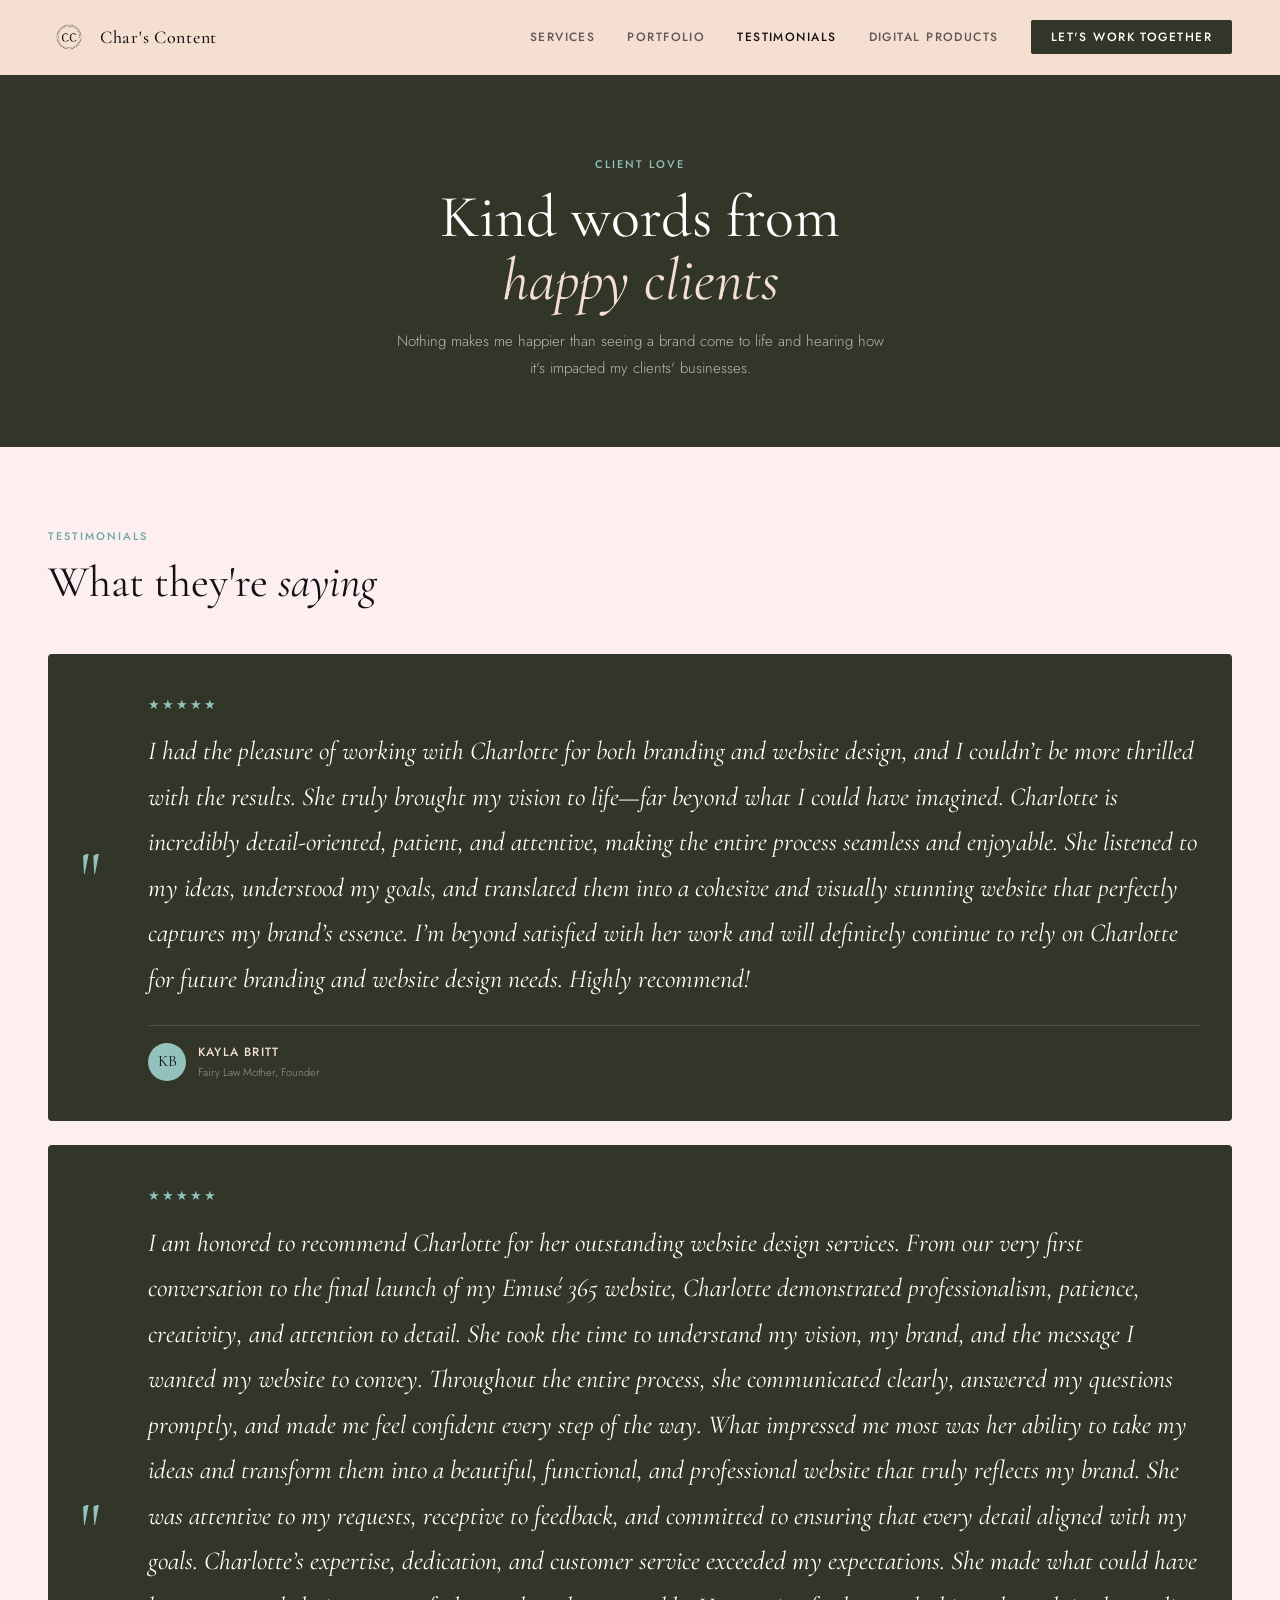
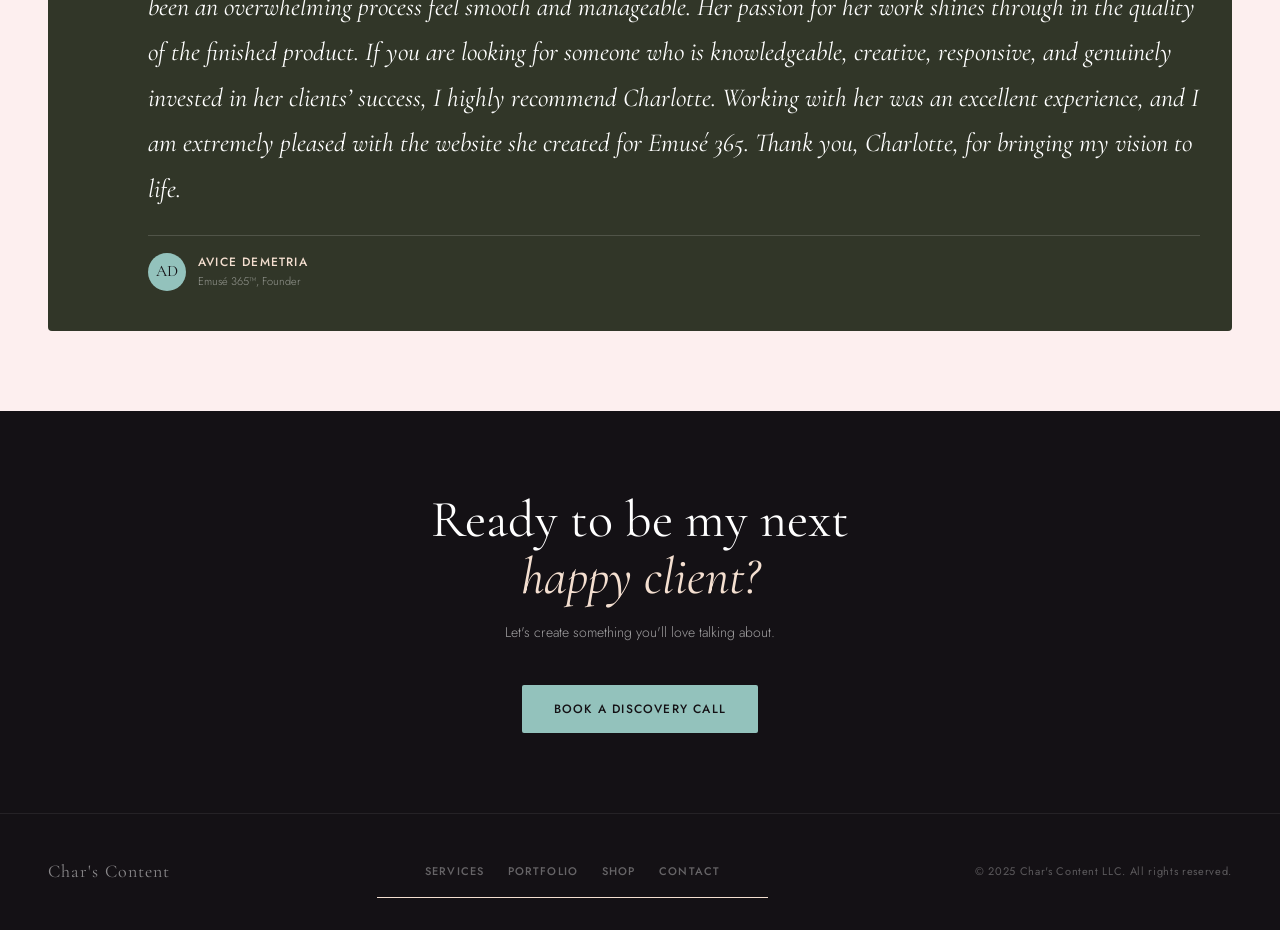
<file: testimonials.html>
<!DOCTYPE html>
<html lang="en">
  <head>
    <meta charset="UTF-8" />
    <meta name="viewport" content="width=device-width, initial-scale=1.0" />
    <title>Testimonials | Char's Content</title>
    <meta
      name="description"
      content="See what clients are saying about working with Char's Content on web design and branding projects."
    />
    <link rel="stylesheet" href="styles.css" />
    <link rel="stylesheet" href="mobile.css" />
    <style>
      .testi-grid {
        display: grid;
        grid-template-columns: repeat(3, 1fr);
        gap: 1.5rem;
        margin-top: 3rem;
      }

      .testi-card {
        background: var(--white);
        border-radius: 4px;
        padding: 2.5rem 2rem;
        display: flex;
        flex-direction: column;
      }

      .testi-quote-mark {
        font-family: var(--font-display);
        font-size: 72px;
        line-height: 0.6;
        color: var(--teal);
        margin-bottom: 1.25rem;
        display: block;
      }

      .testi-text {
        font-family: var(--font-display);
        font-size: 17px;
        font-style: italic;
        color: var(--ink);
        line-height: 1.75;
        flex: 1;
        margin-bottom: 1.5rem;
      }

      .testi-footer {
        border-top: 1px solid var(--peach);
        padding-top: 1rem;
        display: flex;
        align-items: center;
        gap: 0.75rem;
      }

      .testi-avatar {
        width: 38px;
        height: 38px;
        border-radius: 50%;
        background: var(--peach);
        display: flex;
        align-items: center;
        justify-content: center;
        font-family: var(--font-display);
        font-size: 16px;
        color: var(--ink);
        flex-shrink: 0;
      }

      .testi-author-name {
        font-size: 12px;
        font-weight: 500;
        letter-spacing: 0.1em;
        text-transform: uppercase;
        color: var(--ink);
      }

      .testi-author-role {
        font-size: 11px;
        font-weight: 300;
        color: var(--ink);
        opacity: 0.5;
      }

      .testi-stars {
        color: var(--teal-dark);
        font-size: 13px;
        letter-spacing: 2px;
        margin-bottom: 0.75rem;
      }

      .testi-card.featured {
        background: var(--forest);
        grid-column: span 3;
        display: grid;
        grid-template-columns: auto 1fr;
        gap: 3rem;
        align-items: center;
      }

      .testi-card.featured .testi-quote-mark {
        color: var(--teal);
      }
      .testi-card.featured .testi-text {
        font-size: 26px;
        color: var(--white);
      }
      .testi-card.featured .testi-author-name {
        color: var(--peach);
      }
      .testi-card.featured .testi-author-role {
        color: var(--white);
      }
      .testi-card.featured .testi-footer {
        border-color: rgba(255, 255, 255, 0.15);
      }
      .testi-card.featured .testi-avatar {
        background: var(--teal);
        color: var(--ink);
      }
      .testi-card.featured .testi-stars {
        color: var(--teal);
      }

      .stats-strip {
        background: var(--peach);
        padding: 4rem 3rem;
        display: grid;
        grid-template-columns: repeat(4, 1fr);
        gap: 2rem;
        text-align: center;
      }

      .stats-num {
        font-family: var(--font-display);
        font-size: 56px;
        font-weight: 400;
        color: var(--forest);
        line-height: 1;
        margin-bottom: 0.5rem;
      }

      .stats-label {
        font-size: 12px;
        font-weight: 500;
        letter-spacing: 0.12em;
        text-transform: uppercase;
        color: var(--ink);
        opacity: 0.55;
      }

      .cta-strip {
        background: var(--ink);
        padding: 5rem 3rem;
        text-align: center;
      }

      .cta-title {
        font-family: var(--font-display);
        font-size: 52px;
        font-weight: 400;
        color: var(--white);
        margin-bottom: 1rem;
      }

      .cta-title em {
        font-style: italic;
        color: var(--peach);
      }

      .cta-sub {
        font-size: 14px;
        font-weight: 300;
        color: var(--white);
        opacity: 0.6;
        margin-bottom: 2.5rem;
      }
    </style>
  </head>
  <body>
    <!-- NAV -->
    <nav>
      <a href="index.html" class="nav-logo">
        <div class="logo-circle">
          <img
            src="images/cc-black-logo-transparent.png"
            alt="Chars Content Logo"
          />
        </div>
        <span class="nav-brand">Char's Content</span>
      </a>
      <button
        class="menu-toggle"
        aria-label="Toggle navigation menu"
        aria-expanded="false"
      >
        <span class="menu-toggle-bar"></span>
        <span class="menu-toggle-bar"></span>
        <span class="menu-toggle-bar"></span>
      </button>
      <ul class="nav-links">
        <li><a href="services.html">Services</a></li>
        <li><a href="portfolio.html">Portfolio</a></li>
        <li><a href="testimonials.html" class="active">Testimonials</a></li>
        <li><a href="products.html">Digital Products</a></li>
        <li><a href="contact.html" class="nav-cta">Let's Work Together</a></li>
      </ul>
    </nav>

    <!-- PAGE HERO -->
    <section class="page-hero">
      <p class="section-label">Client Love</p>
      <h1 class="page-hero-title">
        Kind words from<br /><em>happy clients</em>
      </h1>
      <p class="page-hero-sub">
        Nothing makes me happier than seeing a brand come to life and hearing
        how it's impacted my clients' businesses.
      </p>
    </section>

    <!-- STATS STRIP -->
    <!-- <div class="stats-strip">
      <div>
        <p class="stats-num">10+</p>
        <p class="stats-label">Projects Completed</p>
      </div>
      <div>
        <p class="stats-num">100%</p>
        <p class="stats-label">Client Satisfaction</p>
      </div>
      <div>
        <p class="stats-num">5★</p>
        <p class="stats-label">Average Rating</p>
      </div>
      <div>
        <p class="stats-num">3+</p>
        <p class="stats-label">Repeat Clients</p>
      </div>
    </div> -->

    <!-- TESTIMONIALS -->
    <section class="section" style="background: var(--blush)">
      <p class="section-label">Testimonials</p>
      <h2 class="section-title">What they're <em>saying</em></h2>

      <div class="testi-grid">
        <!-- FEATURED -->
        <div class="testi-card featured">
          <div>
            <span class="testi-quote-mark">"</span>
          </div>
          <div>
            <p class="testi-stars">★★★★★</p>
            <p class="testi-text">
              I had the pleasure of working with Charlotte for both branding and
              website design, and I couldn’t be more thrilled with the results.
              She truly brought my vision to life—far beyond what I could have
              imagined. Charlotte is incredibly detail-oriented, patient, and
              attentive, making the entire process seamless and enjoyable. She
              listened to my ideas, understood my goals, and translated them
              into a cohesive and visually stunning website that perfectly
              captures my brand’s essence. I’m beyond satisfied with her work
              and will definitely continue to rely on Charlotte for future
              branding and website design needs. Highly recommend!
            </p>
            <div class="testi-footer">
              <div class="testi-avatar">KB</div>
              <div>
                <p class="testi-author-name">Kayla Britt</p>
                <p class="testi-author-role">Fairy Law Mother, Founder</p>
              </div>
            </div>
          </div>
        </div>

        <div class="testi-card featured">
          <div>
            <span class="testi-quote-mark">"</span>
          </div>
          <div>
            <p class="testi-stars">★★★★★</p>
            <p class="testi-text">
              I am honored to recommend Charlotte for her outstanding website
              design services. From our very first conversation to the final
              launch of my Emusé 365 website, Charlotte demonstrated
              professionalism, patience, creativity, and attention to detail.
              She took the time to understand my vision, my brand, and the
              message I wanted my website to convey. Throughout the entire
              process, she communicated clearly, answered my questions promptly,
              and made me feel confident every step of the way. What impressed
              me most was her ability to take my ideas and transform them into a
              beautiful, functional, and professional website that truly
              reflects my brand. She was attentive to my requests, receptive to
              feedback, and committed to ensuring that every detail aligned with
              my goals. Charlotte’s expertise, dedication, and customer service
              exceeded my expectations. She made what could have been an
              overwhelming process feel smooth and manageable. Her passion for
              her work shines through in the quality of the finished product. If
              you are looking for someone who is knowledgeable, creative,
              responsive, and genuinely invested in her clients’ success, I
              highly recommend Charlotte. Working with her was an excellent
              experience, and I am extremely pleased with the website she
              created for Emusé 365. Thank you, Charlotte, for bringing my
              vision to life.
            </p>
            <div class="testi-footer">
              <div class="testi-avatar">AD</div>
              <div>
                <p class="testi-author-name">Avice Demetria</p>
                <p class="testi-author-role">Emusé 365™, Founder</p>
              </div>
            </div>
          </div>
        </div>

        <!-- <div class="testi-card">
          <p class="testi-stars">★★★★★</p>
          <span class="testi-quote-mark">"</span>
          <p class="testi-text"></p>
          <div class="testi-footer">
            <div class="testi-avatar">B</div>
            <div>
              <p class="testi-author-name">Avice Demetria</p>
              <p class="testi-author-role">Emusé 365™, Founder</p>
            </div>
          </div>
        </div> -->
      </div>
    </section>

    <!-- CTA -->
    <section class="cta-strip">
      <h2 class="cta-title">Ready to be my next<br /><em>happy client?</em></h2>
      <p class="cta-sub">Let's create something you'll love talking about.</p>
      <a href="contact.html" class="btn-teal">Book a Discovery Call</a>
    </section>

    <!-- FOOTER -->
    <footer>
      <a href="index.html" class="footer-brand">Char's Content</a>
      <nav class="footer-nav">
        <a href="services.html">Services</a>
        <a href="portfolio.html">Portfolio</a>
        <a href="products.html">Shop</a>
        <a href="contact.html">Contact</a>
      </nav>
      <span class="footer-copy"
        >© 2025 Char's Content LLC. All rights reserved.</span
      >
    </footer>
    <script src="mobile.js" defer></script>
  </body>
</html>
</file>
<file: styles.css>
@import url("https://fonts.googleapis.com/css2?family=Cormorant+Garamond:ital,wght@0,400;0,500;1,400;1,500&family=Jost:wght@300;400;500&display=swap");

/* ============================================
   CHAR'S CONTENT — SHARED STYLESHEET
   Brand Colors:
   Blush:   #FDEFEF
   Peach:   #F4DFD0
   Teal:    #93C2BC
   Forest:  #313628
   Ink:     #141115
   ============================================ */

*,
*::before,
*::after {
  box-sizing: border-box;
  margin: 0;
  padding: 0;
}

:root {
  --blush: #fdefef;
  --peach: #f4dfd0;
  --teal: #93c2bc;
  --teal-dark: #6ba8a1;
  --forest: #313628;
  --ink: #141115;
  --white: #ffffff;
  --muted: rgba(20, 17, 21, 0.55);

  --font-display: "Cormorant Garamond", Georgia, serif;
  --font-body: "Jost", sans-serif;
}

html {
  scroll-behavior: smooth;
}

body {
  font-family: var(--font-body);
  background: var(--blush);
  color: var(--ink);
  font-size: 15px;
  line-height: 1.7;
  overflow-x: hidden;
}

img {
  max-width: 100%;
  display: block;
}
a {
  color: inherit;
}

/* ============================================
   NAVIGATION
   ============================================ */
nav {
  display: flex;
  justify-content: space-between;
  align-items: center;
  padding: 1rem 3rem;
  border-bottom: 1px solid var(--peach);
  background-color: var(--peach);
  position: sticky;
  top: 0;
  z-index: 100;
}

.nav-logo {
  display: flex;
  align-items: center;
  gap: 10px;
  text-decoration: none;
}

.logo-circle {
  width: 42px;
  height: 42px;
  border-radius: 50%;
  display: flex;
  align-items: center;
  justify-content: center;
  flex-shrink: 0;
  position: relative;
}

.logo-circle::before {
  content: "";
  position: absolute;
  inset: 3px;
  border-radius: 50%;
}

.logo-cc {
  font-family: var(--font-display);
  font-size: 16px;
  font-weight: 500;
  letter-spacing: -1px;
  color: var(--ink);
  position: relative;
  z-index: 1;
}

.nav-brand {
  font-family: var(--font-display);
  font-size: 18px;
  font-weight: 500;
  letter-spacing: 0.04em;
  color: var(--ink);
}

.nav-links {
  display: flex;
  gap: 2rem;
  list-style: none;
}

.nav-links a {
  text-decoration: none;
  font-size: 12px;
  font-weight: 500;
  letter-spacing: 0.12em;
  text-transform: uppercase;
  color: var(--ink);
  opacity: 0.65;
  transition: opacity 0.2s;
}

.nav-links a:hover,
.nav-links a.active {
  opacity: 1;
}

.nav-cta {
  background: var(--forest);
  color: var(--white) !important;
  opacity: 1 !important;
  padding: 0.5rem 1.25rem;
  border-radius: 2px;
  font-size: 11px;
  font-weight: 500;
  letter-spacing: 0.12em;
  text-transform: uppercase;
  text-decoration: none;
  transition: background 0.2s;
}

.nav-cta:hover {
  background: var(--ink) !important;
}

/* HOME-SPECIFIC STYLES */

/* ============================================
   HOMEPAGE
   ============================================ */
.hero {
  display: grid;
  grid-template-columns: 1fr 1fr;
  min-height: 88vh;
}

.hero-left {
  padding: 5rem 3rem 4rem 3.5rem;
  display: flex;
  flex-direction: column;
  justify-content: center;
  background: var(--white);
}

.hero-eyebrow {
  font-size: 11px;
  font-weight: 500;
  letter-spacing: 0.18em;
  text-transform: uppercase;
  color: var(--teal-dark);
  margin-bottom: 1.5rem;
}

.hero-headline {
  font-family: var(--font-display);
  font-size: 62px;
  line-height: 1.06;
  font-weight: 400;
  color: var(--ink);
  margin-bottom: 1.5rem;
}

.hero-headline em {
  font-style: italic;
  color: var(--teal-dark);
}

.hero-sub {
  font-size: 15px;
  font-weight: 300;
  color: var(--ink);
  opacity: 0.7;
  max-width: 380px;
  margin-bottom: 2.5rem;
  line-height: 1.85;
}

.hero-actions {
  display: flex;
  gap: 1.5rem;
  align-items: center;
}

.hero-right {
  background: var(--peach);
  display: flex;
  align-items: center;
  justify-content: center;
  position: relative;
}

.hero-img-box {
  width: 400px;
  height: 420px;
  /* background: var(--teal); */
  border-radius: 4px;
  display: flex;
  flex-direction: column;
  align-items: center;
  justify-content: center;
  gap: 1rem;
}

.hero-logo-large {
  /* width: 120px;
  height: 120px; */
  border-radius: 50%;
  display: flex;
  align-items: center;
  justify-content: center;
  position: relative;
}

.hero-logo-large::before {
  content: "";
  position: absolute;
  inset: 5px;
  border-radius: 50%;
}

.hero-logo-large .cc {
  font-family: var(--font-display);
  font-size: 46px;
  font-weight: 500;
  letter-spacing: -3px;
  color: var(--ink);
  position: relative;
  z-index: 1;
}

.hero-img-label {
  font-family: var(--font-display);
  font-size: 13px;
  letter-spacing: 0.2em;
  text-transform: uppercase;
  color: var(--ink);
  opacity: 0.5;
}

.hero-badge {
  position: absolute;
  bottom: 2.5rem;
  right: 2.5rem;
  width: 76px;
  height: 76px;
  border-radius: 50%;
  background: var(--teal);
  display: flex;
  align-items: center;
  justify-content: center;
  text-align: center;
}

.hero-badge span {
  font-size: 10px;
  font-weight: 500;
  letter-spacing: 0.08em;
  text-transform: uppercase;
  color: var(--white);
  line-height: 1.4;
}

/* SERVICES PREVIEW */
.services-grid {
  display: grid;
  grid-template-columns: repeat(3, 1fr);
  gap: 1.5px;
  background: var(--peach);
  border: 1.5px solid var(--peach);
}

.service-card {
  background: var(--white);
  padding: 2.5rem 2rem;
  transition: background 0.25s;
}

.service-card:hover {
  background: var(--blush);
}

.service-num {
  font-family: var(--font-display);
  font-size: 13px;
  color: var(--teal-dark);
  letter-spacing: 0.1em;
  margin-bottom: 1.25rem;
}

.service-name {
  font-family: var(--font-display);
  font-size: 26px;
  font-weight: 500;
  color: var(--ink);
  margin-bottom: 0.75rem;
  line-height: 1.2;
}

.service-desc {
  font-size: 13px;
  font-weight: 300;
  color: var(--ink);
  opacity: 0.65;
  line-height: 1.8;
}

.service-arrow {
  margin-top: 1.5rem;
  font-size: 18px;
  color: var(--teal-dark);
}

/* ABOUT STRIP */
.about-strip {
  display: grid;
  grid-template-columns: 1fr 1fr;
  background: var(--forest);
}

.about-left {
  padding: 5rem 3.5rem;
  display: flex;
  flex-direction: column;
  justify-content: center;
}

.about-label {
  color: var(--teal);
}

.about-title {
  font-family: var(--font-display);
  font-size: 46px;
  font-weight: 400;
  color: var(--white);
  line-height: 1.1;
  margin-bottom: 1.5rem;
}

.about-title em {
  font-style: italic;
  color: var(--peach);
}

.about-body {
  font-size: 14px;
  font-weight: 300;
  color: var(--white);
  opacity: 0.7;
  max-width: 400px;
  line-height: 1.85;
  margin-bottom: 2rem;
}

.stat-row {
  display: flex;
  gap: 2.5rem;
}

.stat {
  border-top: 1px solid rgba(255, 255, 255, 0.15);
  padding-top: 1rem;
}

.stat-num {
  font-family: var(--font-display);
  font-size: 36px;
  font-weight: 400;
  color: var(--peach);
}

.stat-label {
  font-size: 11px;
  letter-spacing: 0.1em;
  text-transform: uppercase;
  color: var(--white);
  opacity: 0.45;
  margin-top: 0.25rem;
}

.about-right {
  background: var(--peach);
  display: flex;
  align-items: center;
  justify-content: center;
  padding: 4rem;
}

.about-quote-frame {
  background: var(--blush);
  border-radius: 4px;
  padding: 2.5rem;
  max-width: 320px;
  text-align: center;
}

.about-quote {
  font-family: var(--font-display);
  font-size: 22px;
  font-style: italic;
  color: var(--ink);
  line-height: 1.5;
  margin-bottom: 1.5rem;
}

.about-sig {
  font-size: 11px;
  font-weight: 500;
  letter-spacing: 0.15em;
  text-transform: uppercase;
  color: var(--teal-dark);
}

/* PORTFOLIO PREVIEW */
.portfolio-header {
  display: flex;
  justify-content: space-between;
  align-items: flex-end;
  margin-bottom: 3rem;
}

.portfolio-grid {
  display: grid;
  grid-template-columns: repeat(3, 1fr);
  gap: 1.5rem;
}

.portfolio-card {
  border-radius: 4px;
  overflow: hidden;
  background: var(--peach);
}

.portfolio-img {
  height: 200px;
  display: flex;
  align-items: center;
  justify-content: center;
  position: relative;
}

.portfolio-img-1 {
  background: linear-gradient(135deg, var(--teal) 0%, var(--teal-dark) 100%);
}
.portfolio-img-2 {
  background: linear-gradient(135deg, var(--peach) 0%, var(--blush) 100%);
}
.portfolio-img-3 {
  background: linear-gradient(135deg, var(--forest) 0%, #1e2118 100%);
}

.portfolio-label-overlay {
  font-family: var(--font-display);
  font-size: 18px;
  font-style: italic;
  color: var(--white);
  text-align: center;
  padding: 1rem;
}

.portfolio-img-2 .portfolio-label-overlay {
  color: var(--ink);
}

.portfolio-info {
  padding: 1.25rem 1.5rem;
  background: var(--white);
}

.portfolio-tag {
  font-size: 10px;
  font-weight: 500;
  letter-spacing: 0.15em;
  text-transform: uppercase;
  color: var(--teal-dark);
  margin-bottom: 0.4rem;
}

.portfolio-title {
  font-family: var(--font-display);
  font-size: 20px;
  font-weight: 500;
  color: var(--ink);
}

/* TESTIMONIAL STRIP */
.testi-strip {
  background: var(--ink);
  padding: 4rem 3rem;
  text-align: center;
}

.testi-strip .section-label {
  color: var(--teal);
}

.testi-quote {
  font-family: var(--font-display);
  font-size: 28px;
  font-style: italic;
  color: var(--white);
  max-width: 640px;
  margin: 1.5rem auto 1rem;
  line-height: 1.45;
}

.testi-author {
  font-size: 12px;
  font-weight: 500;
  letter-spacing: 0.15em;
  text-transform: uppercase;
  color: var(--teal);
}

/* ============================================
   TICKER / MARQUEE
   ============================================ */
.ticker {
  background: var(--forest);
  padding: 0.75rem 0;
  overflow: hidden;
  white-space: nowrap;
}

.ticker-inner {
  display: inline-flex;
  gap: 3rem;
  animation: ticker 20s linear infinite;
}

.ticker-item {
  font-size: 11px;
  font-weight: 500;
  letter-spacing: 0.18em;
  text-transform: uppercase;
  color: var(--peach);
  display: flex;
  align-items: center;
  gap: 1rem;
}

.ticker-dot {
  width: 5px;
  height: 5px;
  border-radius: 50%;
  background: var(--teal);
  flex-shrink: 0;
}

@keyframes ticker {
  from {
    transform: translateX(0);
  }
  to {
    transform: translateX(-50%);
  }
}

/* ============================================
   FOOTER
   ============================================ */
footer {
  background: var(--ink);
  border-top: 1px solid rgba(255, 255, 255, 0.07);
  padding: 2rem 3rem;
  display: flex;
  justify-content: space-between;
  align-items: center;
  flex-wrap: wrap;
  gap: 1rem;
}

footer nav {
  background-color: #141115;
}

.footer-brand {
  font-family: var(--font-display);
  font-size: 18px;
  color: var(--white);
  opacity: 0.5;
  letter-spacing: 0.06em;
  text-decoration: none;
}

.footer-nav {
  display: flex;
  gap: 1.5rem;
}

.footer-nav a {
  font-size: 11px;
  font-weight: 500;
  letter-spacing: 0.1em;
  text-transform: uppercase;
  color: var(--white);
  opacity: 0.35;
  text-decoration: none;
  transition: opacity 0.2s;
}

.footer-nav a:hover {
  opacity: 0.7;
}

.footer-copy {
  font-size: 11px;
  color: var(--white);
  opacity: 0.3;
  letter-spacing: 0.06em;
}

/* ============================================
   SHARED SECTION UTILITIES
   ============================================ */
.section {
  padding: 5rem 3rem;
}

.section-label {
  font-size: 11px;
  font-weight: 500;
  letter-spacing: 0.18em;
  text-transform: uppercase;
  color: var(--teal-dark);
  margin-bottom: 0.75rem;
}

.section-title {
  font-family: var(--font-display);
  font-size: 44px;
  font-weight: 400;
  color: var(--ink);
  line-height: 1.1;
  margin-bottom: 3rem;
}

.section-title em {
  font-style: italic;
}

em {
  font-style: italic;
}

/* ============================================
   BUTTONS
   ============================================ */
.btn-primary {
  display: inline-block;
  background: var(--forest);
  color: var(--white);
  padding: 0.85rem 2rem;
  border-radius: 2px;
  font-size: 12px;
  font-weight: 500;
  letter-spacing: 0.1em;
  text-transform: uppercase;
  text-decoration: none;
  transition: background 0.2s;
  border: none;
  cursor: pointer;
  font-family: var(--font-body);
}

.btn-primary:hover {
  background: var(--ink);
}

.btn-secondary {
  display: inline-block;
  font-size: 12px;
  font-weight: 500;
  letter-spacing: 0.1em;
  text-transform: uppercase;
  color: var(--ink);
  text-decoration: none;
  border-bottom: 1px solid currentColor;
  padding-bottom: 2px;
  opacity: 0.6;
  transition: opacity 0.2s;
}

.btn-secondary:hover {
  opacity: 1;
}

.btn-teal {
  display: inline-block;
  background: var(--teal);
  color: var(--ink);
  padding: 0.85rem 2rem;
  border-radius: 2px;
  font-size: 12px;
  font-weight: 500;
  letter-spacing: 0.1em;
  text-transform: uppercase;
  text-decoration: none;
  transition: background 0.2s;
  border: none;
  cursor: pointer;
  font-family: var(--font-body);
}

.btn-teal:hover {
  background: var(--teal-dark);
  color: var(--white);
}

/* ============================================
   PAGE HERO BANNER (inner pages)
   ============================================ */
.page-hero {
  background: var(--forest);
  padding: 5rem 3rem 4rem;
  text-align: center;
}

.page-hero .section-label {
  color: var(--teal);
}

.page-hero-title {
  font-family: var(--font-display);
  font-size: 60px;
  font-weight: 400;
  color: var(--white);
  line-height: 1.05;
  margin-bottom: 1rem;
}

.page-hero-title em {
  font-style: italic;
  color: var(--peach);
}

.page-hero-sub {
  font-size: 15px;
  font-weight: 300;
  color: var(--white);
  opacity: 0.65;
  max-width: 500px;
  margin: 0 auto;
  line-height: 1.85;
}

/* ============================================
   FORM STYLES
   ============================================ */
.form-field {
  display: flex;
  flex-direction: column;
  gap: 0.4rem;
}

.form-label {
  font-size: 11px;
  font-weight: 500;
  letter-spacing: 0.12em;
  text-transform: uppercase;
  color: var(--peach);
  opacity: 0.8;
}

.form-input {
  background: rgba(255, 255, 255, 0.06);
  border: 1px solid rgba(244, 223, 208, 0.2);
  border-radius: 2px;
  padding: 0.75rem 1rem;
  color: var(--white);
  font-family: var(--font-body);
  font-size: 14px;
  font-weight: 300;
  outline: none;
  transition: border-color 0.2s;
  width: 100%;
}

.form-input:focus {
  border-color: rgba(147, 194, 188, 0.6);
}
.form-input::placeholder {
  color: rgba(255, 255, 255, 0.25);
}
textarea.form-input {
  resize: vertical;
  min-height: 120px;
}

/* ============================================
   SERVICE PAGE
   ============================================ */
.services-full {
  display: grid;
  grid-template-columns: 1fr 1fr;
  gap: 0;
  background: var(--white);
}

.service-block {
  padding: 3.5rem 3rem;
  border-bottom: 1.5px solid var(--peach);
  border-right: 1.5px solid var(--peach);
  transition: background 0.25s;
}

.service-block:nth-child(even) {
  border-right: none;
}
.service-block:hover {
  background: var(--blush);
}

.service-block-num {
  font-family: var(--font-display);
  font-size: 48px;
  font-weight: 400;
  color: var(--peach);
  line-height: 1;
  margin-bottom: 1rem;
}

.service-block-name {
  font-family: var(--font-display);
  font-size: 30px;
  font-weight: 500;
  color: var(--ink);
  margin-bottom: 1rem;
}

.service-block-desc {
  font-size: 14px;
  font-weight: 300;
  color: var(--ink);
  opacity: 0.65;
  line-height: 1.85;
  margin-bottom: 1.5rem;
}

.service-includes {
  list-style: none;
  display: flex;
  flex-direction: column;
  gap: 0.5rem;
}

.service-includes li {
  font-size: 13px;
  font-weight: 400;
  color: var(--teal-dark);
  display: flex;
  align-items: center;
  gap: 0.6rem;
}

.service-includes li::before {
  content: "✓";
  font-size: 11px;
  font-weight: 500;
}

.pricing-strip {
  background: var(--forest);
  padding: 5rem 3rem;
  text-align: center;
}

.pricing-grid {
  display: grid;
  grid-template-columns: repeat(3, 1fr);
  gap: 1.5rem;
  margin-top: 3rem;
}

.pricing-card {
  background: rgba(255, 255, 255, 0.05);
  border: 1px solid rgba(244, 223, 208, 0.15);
  border-radius: 4px;
  padding: 2.5rem 2rem;
  text-align: center;
  transition: background 0.25s;
}

.pricing-card.featured {
  background: var(--teal);
  border-color: var(--teal);
}

.pricing-card:hover {
  background: rgba(255, 255, 255, 0.1);
}
.pricing-card.featured:hover {
  background: var(--teal-dark);
}

.pricing-tier {
  font-size: 11px;
  font-weight: 500;
  letter-spacing: 0.18em;
  text-transform: uppercase;
  color: var(--peach);
  margin-bottom: 1rem;
}

.pricing-card.featured .pricing-tier {
  color: var(--ink);
}

.pricing-price {
  font-family: var(--font-display);
  font-size: 52px;
  font-weight: 400;
  color: var(--white);
  line-height: 1;
  margin-bottom: 0.25rem;
}

.pricing-card.featured .pricing-price {
  color: var(--ink);
}

.pricing-from {
  font-size: 11px;
  color: var(--white);
  opacity: 0.5;
  margin-bottom: 1.5rem;
}

.pricing-card.featured .pricing-from {
  color: var(--ink);
  opacity: 0.6;
}

.pricing-features {
  list-style: none;
  display: flex;
  flex-direction: column;
  gap: 0.6rem;
  margin-bottom: 2rem;
}

.pricing-features li {
  font-size: 13px;
  font-weight: 300;
  color: var(--white);
  opacity: 0.75;
}

.pricing-card.featured .pricing-features li {
  color: var(--ink);
  opacity: 0.8;
}

.process-section {
  background: var(--blush);
}

.process-steps {
  display: grid;
  grid-template-columns: repeat(4, 1fr);
  gap: 2rem;
  margin-top: 3rem;
}

.process-step {
  text-align: center;
}

.step-num {
  width: 56px;
  height: 56px;
  border-radius: 50%;
  background: var(--peach);
  border: 1.5px solid var(--teal);
  display: flex;
  align-items: center;
  justify-content: center;
  margin: 0 auto 1rem;
  font-family: var(--font-display);
  font-size: 22px;
  font-weight: 400;
  color: var(--ink);
}

.step-name {
  font-family: var(--font-display);
  font-size: 20px;
  font-weight: 500;
  color: var(--ink);
  margin-bottom: 0.5rem;
}

.step-desc {
  font-size: 13px;
  font-weight: 300;
  color: var(--ink);
  opacity: 0.6;
  line-height: 1.7;
}

.cta-strip {
  background: var(--ink);
  padding: 5rem 3rem;
  text-align: center;
}

.cta-title {
  font-family: var(--font-display);
  font-size: 52px;
  font-weight: 400;
  color: var(--white);
  line-height: 1.1;
  margin-bottom: 1rem;
}

.cta-title em {
  font-style: italic;
  color: var(--peach);
}

.cta-sub {
  font-size: 15px;
  font-weight: 300;
  color: var(--white);
  opacity: 0.6;
  margin-bottom: 2.5rem;
}

/* ============================================
   CONTACT PAGE
   ============================================ */
.contact-layout {
  display: grid;
  grid-template-columns: 1fr 1.2fr;
  min-height: 80vh;
}

.contact-left {
  background: var(--forest);
  padding: 5rem 3.5rem;
  display: flex;
  flex-direction: column;
  justify-content: center;
}

.contact-label {
  color: var(--teal) !important;
}

.contact-title {
  font-family: var(--font-display);
  font-size: 52px;
  font-weight: 400;
  color: var(--white);
  line-height: 1.08;
  margin-bottom: 1.5rem;
}

.contact-title em {
  font-style: italic;
  color: var(--peach);
}

.contact-body {
  font-size: 14px;
  font-weight: 300;
  color: var(--white);
  opacity: 0.65;
  max-width: 360px;
  line-height: 1.85;
  margin-bottom: 3rem;
}

.contact-info {
  display: flex;
  flex-direction: column;
  gap: 1.5rem;
}

.contact-info-item {
  display: flex;
  align-items: flex-start;
  gap: 1rem;
}

.contact-info-icon {
  width: 36px;
  height: 36px;
  border-radius: 50%;
  background: rgba(147, 194, 188, 0.15);
  border: 1px solid rgba(147, 194, 188, 0.3);
  display: flex;
  align-items: center;
  justify-content: center;
  font-size: 14px;
  flex-shrink: 0;
}

.contact-info-label {
  font-size: 10px;
  font-weight: 500;
  letter-spacing: 0.15em;
  text-transform: uppercase;
  color: var(--teal);
  margin-bottom: 0.2rem;
}

.contact-info-value {
  font-size: 14px;
  font-weight: 300;
  color: var(--white);
  opacity: 0.8;
  text-decoration: none;
}

.contact-info-value:hover {
  opacity: 1;
}

.contact-socials {
  display: flex;
  gap: 1rem;
  margin-top: 3rem;
  padding-top: 2rem;
  border-top: 1px solid rgba(255, 255, 255, 0.1);
}

.social-link {
  width: 38px;
  height: 38px;
  border-radius: 50%;
  border: 1px solid rgba(244, 223, 208, 0.2);
  display: flex;
  align-items: center;
  justify-content: center;
  font-size: 14px;
  text-decoration: none;
  transition: background 0.2s, border-color 0.2s;
}

.social-link:hover {
  background: rgba(147, 194, 188, 0.15);
  border-color: var(--teal);
}

.contact-right {
  background: var(--white);
  padding: 5rem 3.5rem;
  display: flex;
  flex-direction: column;
  justify-content: center;
}

.form-title {
  font-family: var(--font-display);
  font-size: 32px;
  font-weight: 400;
  color: var(--ink);
  margin-bottom: 0.5rem;
}

.form-subtitle {
  font-size: 13px;
  font-weight: 300;
  color: var(--ink);
  opacity: 0.55;
  margin-bottom: 2.5rem;
  line-height: 1.7;
}

.form-grid {
  display: grid;
  grid-template-columns: 1fr 1fr;
  gap: 1.25rem;
}

.form-grid .form-full {
  grid-column: span 2;
}

/* Light form styles (on white bg) */
.contact-right .form-label {
  color: var(--ink);
  opacity: 0.5;
}

.contact-right .form-input {
  background: var(--blush);
  border: 1px solid var(--peach);
  color: var(--ink);
}

.contact-right .form-input:focus {
  border-color: var(--teal);
}

.contact-right .form-input::placeholder {
  color: rgba(20, 17, 21, 0.3);
}

.service-select {
  background: var(--blush);
  border: 1px solid var(--peach);
  border-radius: 2px;
  padding: 0.75rem 1rem;
  color: var(--ink);
  font-family: var(--font-body);
  font-size: 14px;
  font-weight: 300;
  outline: none;
  width: 100%;
  transition: border-color 0.2s;
  cursor: pointer;
  -webkit-appearance: none;
  appearance: none;
  background-image: url("data:image/svg+xml,%3Csvg xmlns='http://www.w3.org/2000/svg' width='12' height='8' fill='none' viewBox='0 0 12 8'%3E%3Cpath stroke='%23313628' stroke-width='1.5' d='m1 1 5 5 5-5'/%3E%3C/svg%3E");
  background-repeat: no-repeat;
  background-position: right 1rem center;
}

.service-select:focus {
  border-color: var(--teal);
}

.budget-options {
  display: flex;
  gap: 0.75rem;
  flex-wrap: wrap;
}

.budget-chip {
  padding: 0.5rem 1rem;
  border-radius: 2px;
  border: 1px solid var(--peach);
  background: var(--blush);
  font-size: 12px;
  font-weight: 400;
  color: var(--ink);
  cursor: pointer;
  transition: all 0.2s;
  font-family: var(--font-body);
}

.budget-chip:hover,
.budget-chip.selected {
  background: var(--forest);
  color: var(--white);
  border-color: var(--forest);
}

.form-submit-row {
  display: flex;
  align-items: center;
  gap: 1.5rem;
  margin-top: 0.5rem;
}

.form-note {
  font-size: 12px;
  font-weight: 300;
  color: var(--ink);
  opacity: 0.4;
}

.faq-section {
  background: var(--blush);
  padding: 5rem 3rem;
}

.faq-grid {
  display: grid;
  grid-template-columns: 1fr 1fr;
  gap: 2rem;
  margin-top: 3rem;
}

.faq-item {
  border-top: 1px solid var(--peach);
  padding-top: 1.5rem;
}

.faq-q {
  font-family: var(--font-display);
  font-size: 20px;
  font-weight: 500;
  color: var(--ink);
  margin-bottom: 0.75rem;
}

.faq-a {
  font-size: 13px;
  font-weight: 300;
  color: var(--ink);
  opacity: 0.65;
  line-height: 1.8;
}

/* ============================================
   PRODUCTS PAGE
   ============================================ */

.shop-intro {
  background: var(--white);
  padding: 3rem;
  display: flex;
  justify-content: space-between;
  align-items: center;
  border-bottom: 1px solid var(--peach);
}

.shop-intro-text {
  font-size: 14px;
  font-weight: 300;
  color: var(--ink);
  opacity: 0.65;
  max-width: 500px;
  line-height: 1.8;
}

.shop-platform {
  font-size: 12px;
  font-weight: 500;
  letter-spacing: 0.12em;
  text-transform: uppercase;
  color: var(--teal-dark);
  display: flex;
  align-items: center;
  gap: 0.5rem;
}

.products-section {
  background: var(--blush);
}

.products-grid {
  display: grid;
  grid-template-columns: repeat(3, 1fr);
  gap: 1.5rem;
}

.product-card {
  background: var(--white);
  border-radius: 4px;
  overflow: hidden;
  transition: transform 0.2s;
}

.product-card:hover {
  transform: translateY(-4px);
}

.product-img {
  height: 220px;
  display: flex;
  align-items: center;
  justify-content: center;
  position: relative;
}

.product-img-blush {
  background: linear-gradient(145deg, var(--blush) 0%, var(--peach) 100%);
}
.product-img-teal {
  background: linear-gradient(
    145deg,
    rgba(147, 194, 188, 0.3) 0%,
    var(--teal) 100%
  );
}
.product-img-forest {
  background: linear-gradient(145deg, var(--forest) 0%, #1e2118 100%);
}
.product-img-ink {
  background: linear-gradient(145deg, #2a2030 0%, var(--ink) 100%);
}
.product-img-peach {
  background: linear-gradient(145deg, var(--peach) 0%, #e8b898 100%);
}
.product-img-mix {
  background: linear-gradient(145deg, var(--teal) 0%, var(--forest) 100%);
}

.product-emoji {
  font-size: 48px;
  filter: drop-shadow(0 2px 8px rgba(0, 0, 0, 0.15));
}

.product-badge {
  position: absolute;
  top: 1rem;
  right: 1rem;
  background: var(--teal);
  color: var(--ink);
  font-size: 10px;
  font-weight: 500;
  letter-spacing: 0.1em;
  text-transform: uppercase;
  padding: 0.3rem 0.75rem;
  border-radius: 2px;
}

.product-badge.new {
  background: var(--peach);
}
.product-badge.bundle {
  background: var(--forest);
  color: var(--white);
}

.product-info {
  padding: 1.5rem;
}

.product-type {
  font-size: 10px;
  font-weight: 500;
  letter-spacing: 0.15em;
  text-transform: uppercase;
  color: var(--teal-dark);
  margin-bottom: 0.4rem;
}

.product-name {
  font-family: var(--font-display);
  font-size: 22px;
  font-weight: 500;
  color: var(--ink);
  margin-bottom: 0.5rem;
}

.product-desc {
  font-size: 13px;
  font-weight: 300;
  color: var(--ink);
  opacity: 0.6;
  line-height: 1.7;
  margin-bottom: 1.25rem;
}

.product-footer {
  display: flex;
  justify-content: space-between;
  align-items: center;
}

.product-price {
  font-family: var(--font-display);
  font-size: 24px;
  font-weight: 500;
  color: var(--forest);
}

.btn-shop {
  background: var(--forest);
  color: var(--white);
  border: none;
  padding: 0.55rem 1.25rem;
  border-radius: 2px;
  font-size: 11px;
  font-weight: 500;
  letter-spacing: 0.1em;
  text-transform: uppercase;
  cursor: pointer;
  font-family: var(--font-body);
  text-decoration: none;
  transition: background 0.2s;
}

.btn-shop:hover {
  background: var(--ink);
}

.why-strip {
  background: var(--peach);
  padding: 5rem 3rem;
}

.why-grid {
  display: grid;
  grid-template-columns: repeat(4, 1fr);
  gap: 2rem;
  margin-top: 3rem;
}

.why-card {
  text-align: center;
}

.why-icon {
  font-size: 32px;
  margin-bottom: 1rem;
}

.why-title {
  font-family: var(--font-display);
  font-size: 20px;
  font-weight: 500;
  color: var(--ink);
  margin-bottom: 0.5rem;
}

.why-desc {
  font-size: 13px;
  font-weight: 300;
  color: var(--ink);
  opacity: 0.65;
  line-height: 1.75;
}

.cta-strip {
  background: var(--forest);
  padding: 4rem 3rem;
  text-align: center;
}

.cta-title {
  font-family: var(--font-display);
  font-size: 44px;
  font-weight: 400;
  color: var(--white);
  margin-bottom: 1rem;
}

.cta-title em {
  font-style: italic;
  color: var(--peach);
}

.cta-sub {
  font-size: 14px;
  font-weight: 300;
  color: var(--white);
  opacity: 0.6;
  margin-bottom: 2rem;
}
/* ============================================
   PORTFOLIO PAGE
   ============================================ */
.filter-bar {
  background: var(--white);
  padding: 1.5rem 3rem;
  display: flex;
  gap: 1rem;
  border-bottom: 1px solid var(--peach);
}

.filter-btn {
  font-size: 11px;
  font-weight: 500;
  letter-spacing: 0.12em;
  text-transform: uppercase;
  padding: 0.5rem 1.25rem;
  border-radius: 2px;
  border: 1px solid var(--peach);
  background: transparent;
  color: var(--ink);
  cursor: pointer;
  transition: all 0.2s;
  font-family: var(--font-body);
}

.filter-btn:hover,
.filter-btn.active {
  background: var(--forest);
  color: var(--white);
  border-color: var(--forest);
}

.portfolio-section {
  background: var(--blush);
}

.portfolio-full-grid {
  display: grid;
  grid-template-columns: repeat(3, 1fr);
  gap: 1.5rem;
}

.port-card {
  border-radius: 4px;
  overflow: hidden;
  background: var(--white);
  transition: transform 0.2s;
}

.port-card:hover {
  transform: translateY(-4px);
}

.port-img {
  height: 220px;
  display: flex;
  align-items: center;
  justify-content: center;
  position: relative;
  overflow: hidden;
}

.port-img-teal {
  background: linear-gradient(135deg, var(--teal) 0%, var(--teal-dark) 100%);
}
.port-img-peach {
  background: linear-gradient(135deg, var(--peach) 0%, #e8c9b0 100%);
}
.port-img-forest {
  background: linear-gradient(135deg, var(--forest) 0%, #1e2118 100%);
}
.port-img-blush {
  background: linear-gradient(135deg, var(--blush) 0%, var(--peach) 100%);
}
.port-img-ink {
  background: linear-gradient(135deg, #2a2030 0%, var(--ink) 100%);
}
.port-img-mix {
  background: linear-gradient(135deg, var(--teal) 0%, var(--forest) 100%);
}

.port-img-label {
  font-family: var(--font-display);
  font-size: 20px;
  font-style: italic;
  color: var(--white);
  text-align: center;
  padding: 1rem;
}

.port-img-peach .port-img-label,
.port-img-blush .port-img-label {
  color: var(--ink);
}

.port-info {
  padding: 1.5rem;
}

.port-tag {
  font-size: 10px;
  font-weight: 500;
  letter-spacing: 0.15em;
  text-transform: uppercase;
  color: var(--teal-dark);
  margin-bottom: 0.4rem;
}

.port-title {
  font-family: var(--font-display);
  font-size: 22px;
  font-weight: 500;
  color: var(--ink);
  margin-bottom: 0.5rem;
}

.port-desc {
  font-size: 13px;
  font-weight: 300;
  color: var(--ink);
  opacity: 0.6;
  line-height: 1.7;
}

.featured-project {
  background: var(--white);
  padding: 5rem 3rem;
  display: grid;
  grid-template-columns: 1fr 1fr;
  gap: 4rem;
  align-items: center;
}

.featured-label {
  font-size: 11px;
  font-weight: 500;
  letter-spacing: 0.18em;
  text-transform: uppercase;
  color: var(--teal-dark);
  margin-bottom: 0.75rem;
}

.featured-title {
  font-family: var(--font-display);
  font-size: 46px;
  font-weight: 400;
  color: var(--ink);
  line-height: 1.1;
  margin-bottom: 1rem;
}

.featured-title em {
  font-style: italic;
}

.featured-desc {
  font-size: 14px;
  font-weight: 300;
  color: var(--ink);
  opacity: 0.65;
  line-height: 1.85;
  margin-bottom: 2rem;
}

.featured-img {
  height: 400px;
  border-radius: 4px;
  /* background: linear-gradient(135deg, var(--teal) 0%, var(--forest) 100%); */
  display: flex;
  align-items: center;
  justify-content: center;
}

.featured-img-label {
  font-family: var(--font-display);
  font-size: 24px;
  font-style: italic;
  color: var(--white);
}

.cta-strip {
  background: var(--forest);
  padding: 4rem 3rem;
  text-align: center;
}

.cta-title {
  font-family: var(--font-display);
  font-size: 44px;
  font-weight: 400;
  color: var(--white);
  margin-bottom: 1rem;
}

.cta-title em {
  font-style: italic;
  color: var(--peach);
}

.cta-sub {
  font-size: 14px;
  font-weight: 300;
  color: var(--white);
  opacity: 0.6;
  margin-bottom: 2rem;
}
</file>
<file: mobile.css>
/* ============================================
   CHAR'S CONTENT — MOBILE / RESPONSIVE STYLESHEET
   ------------------------------------------------
   This file is loaded AFTER styles.css and does not
   modify any rule in styles.css. It only adds:
     1. Hamburger menu styles + mobile nav dropdown
     2. Image-fit fixes for portfolio/featured images
     3. Responsive layout overrides at 3 breakpoints:
        - 1024px (tablets / small laptops)
        - 768px  (phones, landscape tablets)
        - 480px  (small phones)
   ============================================ */

/* ============================================
   IMAGE FIT FIXES (all screen sizes)
   Keeps portfolio screenshots from overflowing
   their containers on any device.
   ============================================ */
.featured-img {
  overflow: hidden;
}

.featured-img img,
.port-img img {
  width: 100%;
  height: 100%;
  object-fit: cover;
  object-position: top center;
}

/* ============================================
   HAMBURGER MENU BUTTON
   Hidden by default (desktop). Shown at 768px.
   ============================================ */
.menu-toggle {
  display: none;
  flex-direction: column;
  align-items: center;
  justify-content: center;
  gap: 5px;
  width: 36px;
  height: 36px;
  background: none;
  border: none;
  padding: 0;
  cursor: pointer;
  z-index: 200;
  flex-shrink: 0;
}

.menu-toggle-bar {
  display: block;
  width: 22px;
  height: 2px;
  background: var(--ink);
  border-radius: 2px;
  transition: transform 0.25s ease, opacity 0.2s ease;
}

.menu-toggle.active .menu-toggle-bar:nth-child(1) {
  transform: translateY(7px) rotate(45deg);
}

.menu-toggle.active .menu-toggle-bar:nth-child(2) {
  opacity: 0;
}

.menu-toggle.active .menu-toggle-bar:nth-child(3) {
  transform: translateY(-7px) rotate(-45deg);
}

/* ============================================
   TABLET — 1024px and below
   ============================================ */
@media (max-width: 1024px) {
  nav {
    padding: 1rem 2rem;
  }

  /* HERO */
  .hero-left {
    padding: 4rem 2rem 3rem 2rem;
  }

  .hero-headline {
    font-size: 48px;
  }

  .hero-img-box {
    width: 320px;
    height: 360px;
  }

  /* SERVICES PREVIEW (3 -> 2, last centers via span) */
  .services-grid {
    grid-template-columns: repeat(2, 1fr);
  }

  .service-card:nth-child(3) {
    grid-column: span 2;
  }

  /* PORTFOLIO + PRODUCTS GRIDS (3 -> 2) */
  .portfolio-grid,
  .portfolio-full-grid,
  .products-grid,
  .pricing-grid {
    grid-template-columns: repeat(2, 1fr);
  }

  /* WHY / PROCESS GRIDS (4 -> 2) */
  .why-grid,
  .process-steps {
    grid-template-columns: repeat(2, 1fr);
    gap: 2rem 1.5rem;
  }

  /* TESTIMONIALS PAGE (3 -> 2, featured spans both) */
  .testi-grid {
    grid-template-columns: repeat(2, 1fr);
  }

  .testi-card.featured {
    grid-column: span 2;
  }

  /* STATS STRIP (4 -> 2) */
  .stats-strip {
    grid-template-columns: repeat(2, 1fr);
    gap: 2.5rem 1.5rem;
  }

  /* LARGE HEADLINES */
  .about-title,
  .contact-title,
  .featured-title {
    font-size: 38px;
  }

  .section-title,
  .page-hero-title {
    font-size: 38px;
  }

  .cta-title {
    font-size: 36px;
  }
}

/* ============================================
   MOBILE — 768px and below
   ============================================ */
@media (max-width: 768px) {
  body {
    font-size: 14px;
  }

  /* ---------- NAVIGATION ---------- */
  nav {
    padding: 0.85rem 1.25rem;
    flex-wrap: wrap;
    position: relative;
  }

  .nav-brand {
    font-size: 16px;
  }

  .menu-toggle {
    display: flex;
  }

  .nav-links {
    display: none;
    width: 100%;
    position: absolute;
    top: 100%;
    left: 0;
    right: 0;
    flex-direction: column;
    gap: 0;
    background: var(--white);
    border-bottom: 1px solid var(--peach);
    box-shadow: 0 12px 24px rgba(20, 17, 21, 0.08);
  }

  .nav-links.open {
    display: flex;
  }

  .nav-links li {
    width: 100%;
  }

  .nav-links a {
    display: block;
    padding: 1rem 1.5rem;
    border-bottom: 1px solid var(--peach);
    opacity: 0.8;
  }

  .nav-links a:last-child {
    border-bottom: none;
  }

  /* CTA pill inside the mobile dropdown */
  .nav-links a.nav-cta {
    display: inline-block;
    margin: 0.85rem 1.5rem;
    padding: 0.75rem 1.25rem;
    border-bottom: none;
    text-align: center;
    border-radius: 2px;
  }

  /* ---------- HERO ---------- */
  .hero {
    grid-template-columns: 1fr;
    min-height: auto;
  }

  .hero-left {
    padding: 3rem 1.25rem;
  }

  .hero-headline {
    font-size: 38px;
  }

  .hero-sub {
    max-width: 100%;
  }

  .hero-actions {
    flex-wrap: wrap;
    gap: 1rem;
  }

  .hero-right {
    padding: 2.5rem 1.25rem;
  }

  .hero-img-box {
    width: 100%;
    max-width: 320px;
    height: auto;
    min-height: 280px;
  }

  .hero-logo-large {
    width: 100%;
    height: 100%;
  }

  .hero-logo-large img {
    width: 100%;
    height: auto;
    object-fit: contain;
  }

  .hero-badge {
    width: 64px;
    height: 64px;
    bottom: 1.25rem;
    right: 1.25rem;
  }

  .hero-badge span {
    font-size: 9px;
  }

  /* ---------- GENERAL SECTIONS ---------- */
  .section {
    padding: 3rem 1.25rem;
  }

  .section-title {
    font-size: 30px;
    margin-bottom: 2rem;
  }

  .page-hero {
    padding: 3rem 1.25rem 2.5rem;
  }

  .page-hero-title {
    font-size: 34px;
  }

  .page-hero-sub {
    font-size: 14px;
  }

  /* ---------- SERVICES PREVIEW (home) ---------- */
  .services-grid {
    grid-template-columns: 1fr;
  }

  .service-card:nth-child(3) {
    grid-column: span 1;
  }

  /* ---------- ABOUT STRIP ---------- */
  .about-strip {
    grid-template-columns: 1fr;
  }

  .about-left {
    padding: 3rem 1.25rem;
  }

  .about-title {
    font-size: 32px;
  }

  .about-right {
    padding: 2.5rem 1.25rem;
  }

  .stat-row {
    flex-wrap: wrap;
    gap: 1.5rem 2rem;
  }

  /* ---------- PORTFOLIO ---------- */
  .portfolio-header {
    flex-direction: column;
    align-items: flex-start;
    gap: 1rem;
  }

  .portfolio-grid,
  .portfolio-full-grid {
    grid-template-columns: 1fr;
  }

  .featured-project {
    grid-template-columns: 1fr;
    padding: 3rem 1.25rem;
    gap: 2rem;
  }

  .featured-title {
    font-size: 32px;
  }

  .featured-img {
    height: 240px;
  }

  .filter-bar {
    padding: 1rem 1.25rem;
    gap: 0.75rem;
    flex-wrap: nowrap;
    overflow-x: auto;
    -webkit-overflow-scrolling: touch;
  }

  .filter-btn {
    flex-shrink: 0;
  }

  /* ---------- TESTIMONIAL STRIP (home) ---------- */
  .testi-strip {
    padding: 3rem 1.25rem;
  }

  .testi-quote {
    font-size: 20px;
  }

  /* ---------- TESTIMONIALS PAGE ---------- */
  .testi-grid {
    grid-template-columns: 1fr;
  }

  .testi-text {
    font-size: 15px;
  }

  .testi-card.featured {
    grid-column: span 1;
    grid-template-columns: 1fr;
    text-align: left;
    gap: 1.5rem;
    padding: 2rem 1.5rem;
  }

  .testi-card.featured .testi-text {
    font-size: 20px;
  }

  .stats-strip {
    grid-template-columns: repeat(2, 1fr);
    padding: 3rem 1.25rem;
    gap: 2rem 1rem;
  }

  .stats-num {
    font-size: 40px;
  }

  /* ---------- SERVICES PAGE ---------- */
  .services-full {
    grid-template-columns: 1fr;
  }

  .service-block {
    padding: 2.5rem 1.25rem;
    border-right: none !important;
  }

  .service-block-name {
    font-size: 24px;
  }

  .pricing-strip {
    padding: 3rem 1.25rem;
  }

  .pricing-grid {
    grid-template-columns: 1fr;
  }

  .process-steps {
    grid-template-columns: repeat(2, 1fr);
    gap: 2rem 1rem;
  }

  /* ---------- PRODUCTS / SHOP PAGE ---------- */
  .shop-intro {
    flex-direction: column;
    align-items: flex-start;
    gap: 1rem;
    padding: 2rem 1.25rem;
  }

  .products-grid {
    grid-template-columns: 1fr;
  }

  .why-strip {
    padding: 3rem 1.25rem;
  }

  .why-grid {
    grid-template-columns: repeat(2, 1fr);
    gap: 2rem 1rem;
  }

  /* ---------- CONTACT PAGE ---------- */
  .contact-layout {
    grid-template-columns: 1fr;
    min-height: auto;
  }

  .contact-left,
  .contact-right {
    padding: 3rem 1.25rem;
  }

  .contact-title {
    font-size: 36px;
  }

  .form-grid {
    grid-template-columns: 1fr;
  }

  .form-grid .form-full {
    grid-column: span 1;
  }

  .form-title {
    font-size: 26px;
  }

  .faq-section {
    padding: 3rem 1.25rem;
  }

  .faq-grid {
    grid-template-columns: 1fr;
    gap: 1.5rem;
  }

  /* ---------- CTA STRIPS ---------- */
  .cta-strip {
    padding: 3rem 1.25rem;
  }

  .cta-title {
    font-size: 30px;
  }

  /* ---------- FOOTER ---------- */
  footer {
    flex-direction: column;
    text-align: center;
    padding: 2rem 1.25rem;
    gap: 1rem;
  }

  .footer-nav {
    flex-wrap: wrap;
    justify-content: center;
  }

  /* ---------- TICKER ---------- */
  .ticker-item {
    font-size: 10px;
  }
}

/* ============================================
   SMALL MOBILE — 480px and below
   ============================================ */
@media (max-width: 480px) {
  .hero-headline {
    font-size: 32px;
  }

  .section-title {
    font-size: 26px;
  }

  .page-hero-title {
    font-size: 28px;
  }

  .about-title {
    font-size: 28px;
  }

  .contact-title {
    font-size: 28px;
  }

  .featured-title {
    font-size: 26px;
  }

  .cta-title {
    font-size: 26px;
  }

  .why-grid,
  .process-steps,
  .stats-strip {
    grid-template-columns: 1fr;
  }

  .hero-actions {
    flex-direction: column;
    align-items: stretch;
    gap: 0.85rem;
  }

  .hero-actions .btn-primary,
  .hero-actions .btn-secondary {
    text-align: center;
  }

  .btn-primary,
  .btn-teal {
    width: 100%;
    text-align: center;
  }

  .testi-card.featured .testi-text {
    font-size: 17px !important;
  }

  .pricing-price {
    font-size: 42px;
  }
}
</file>
